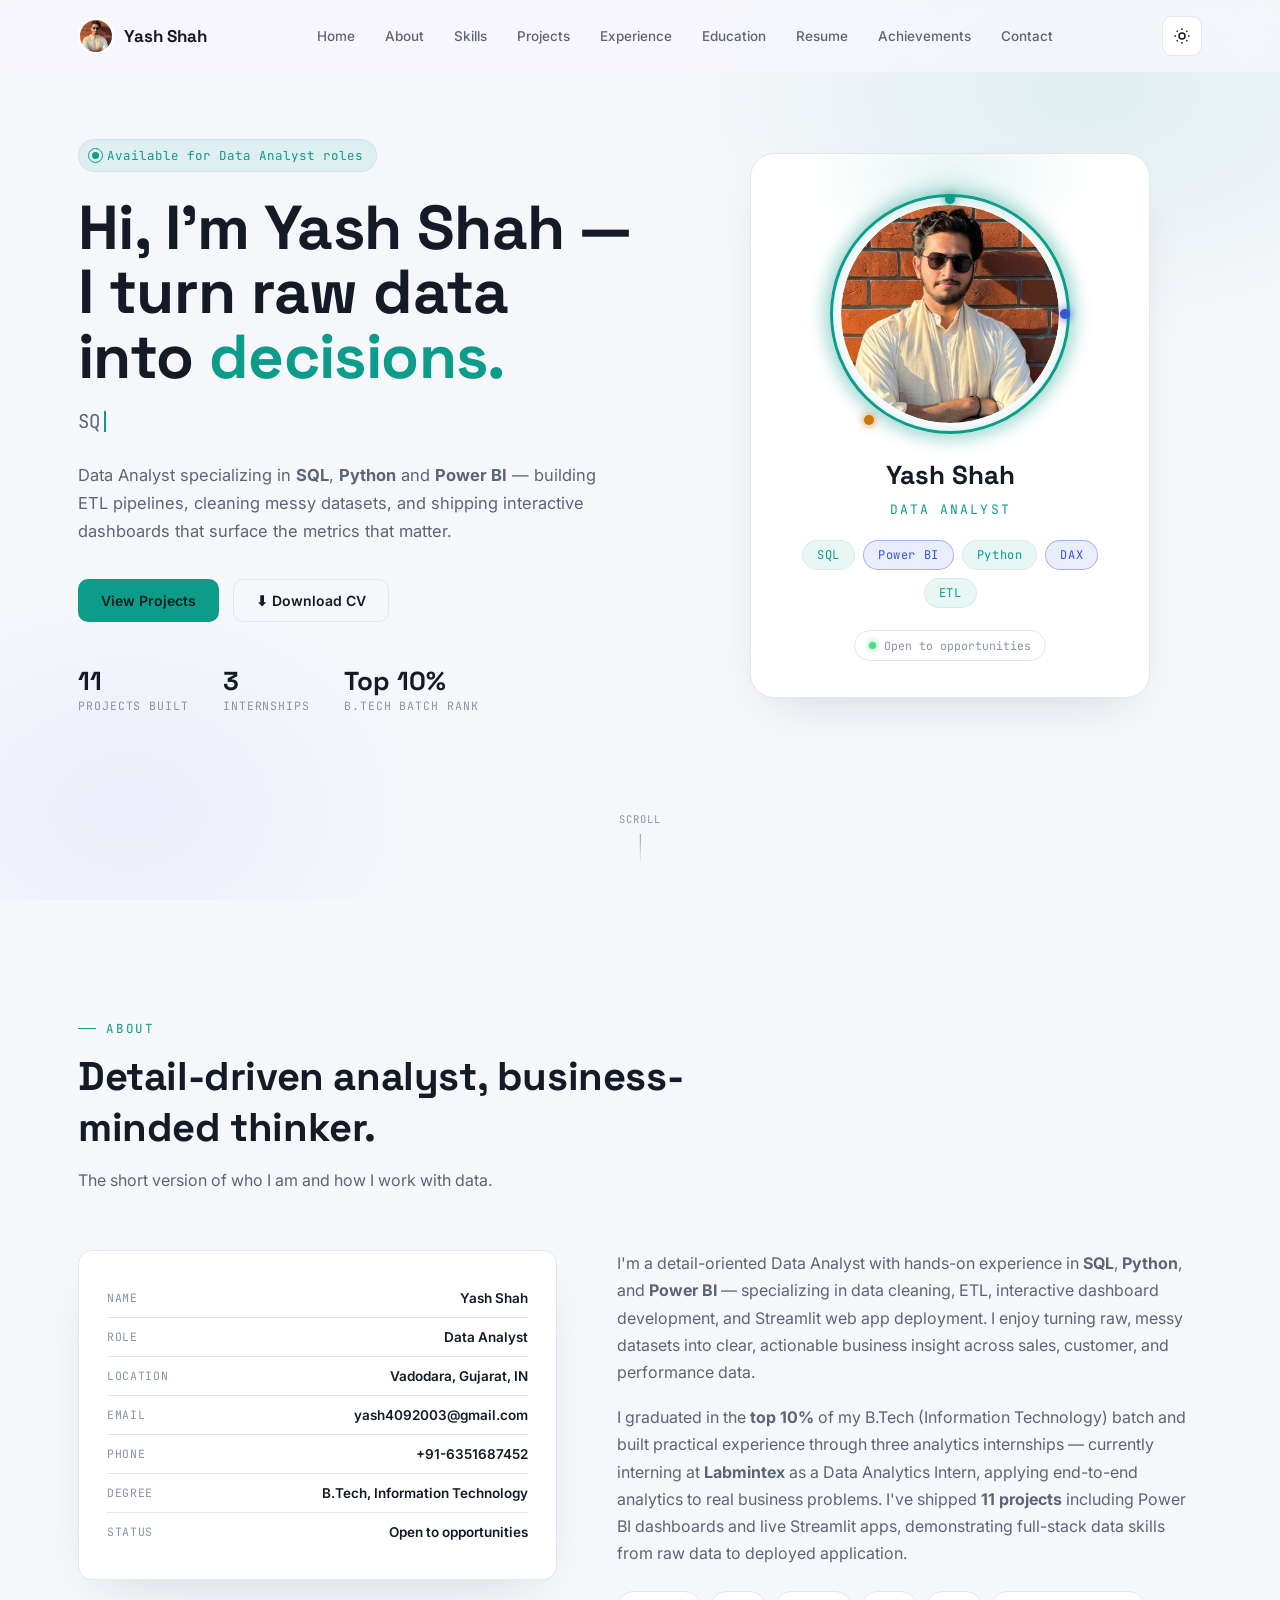
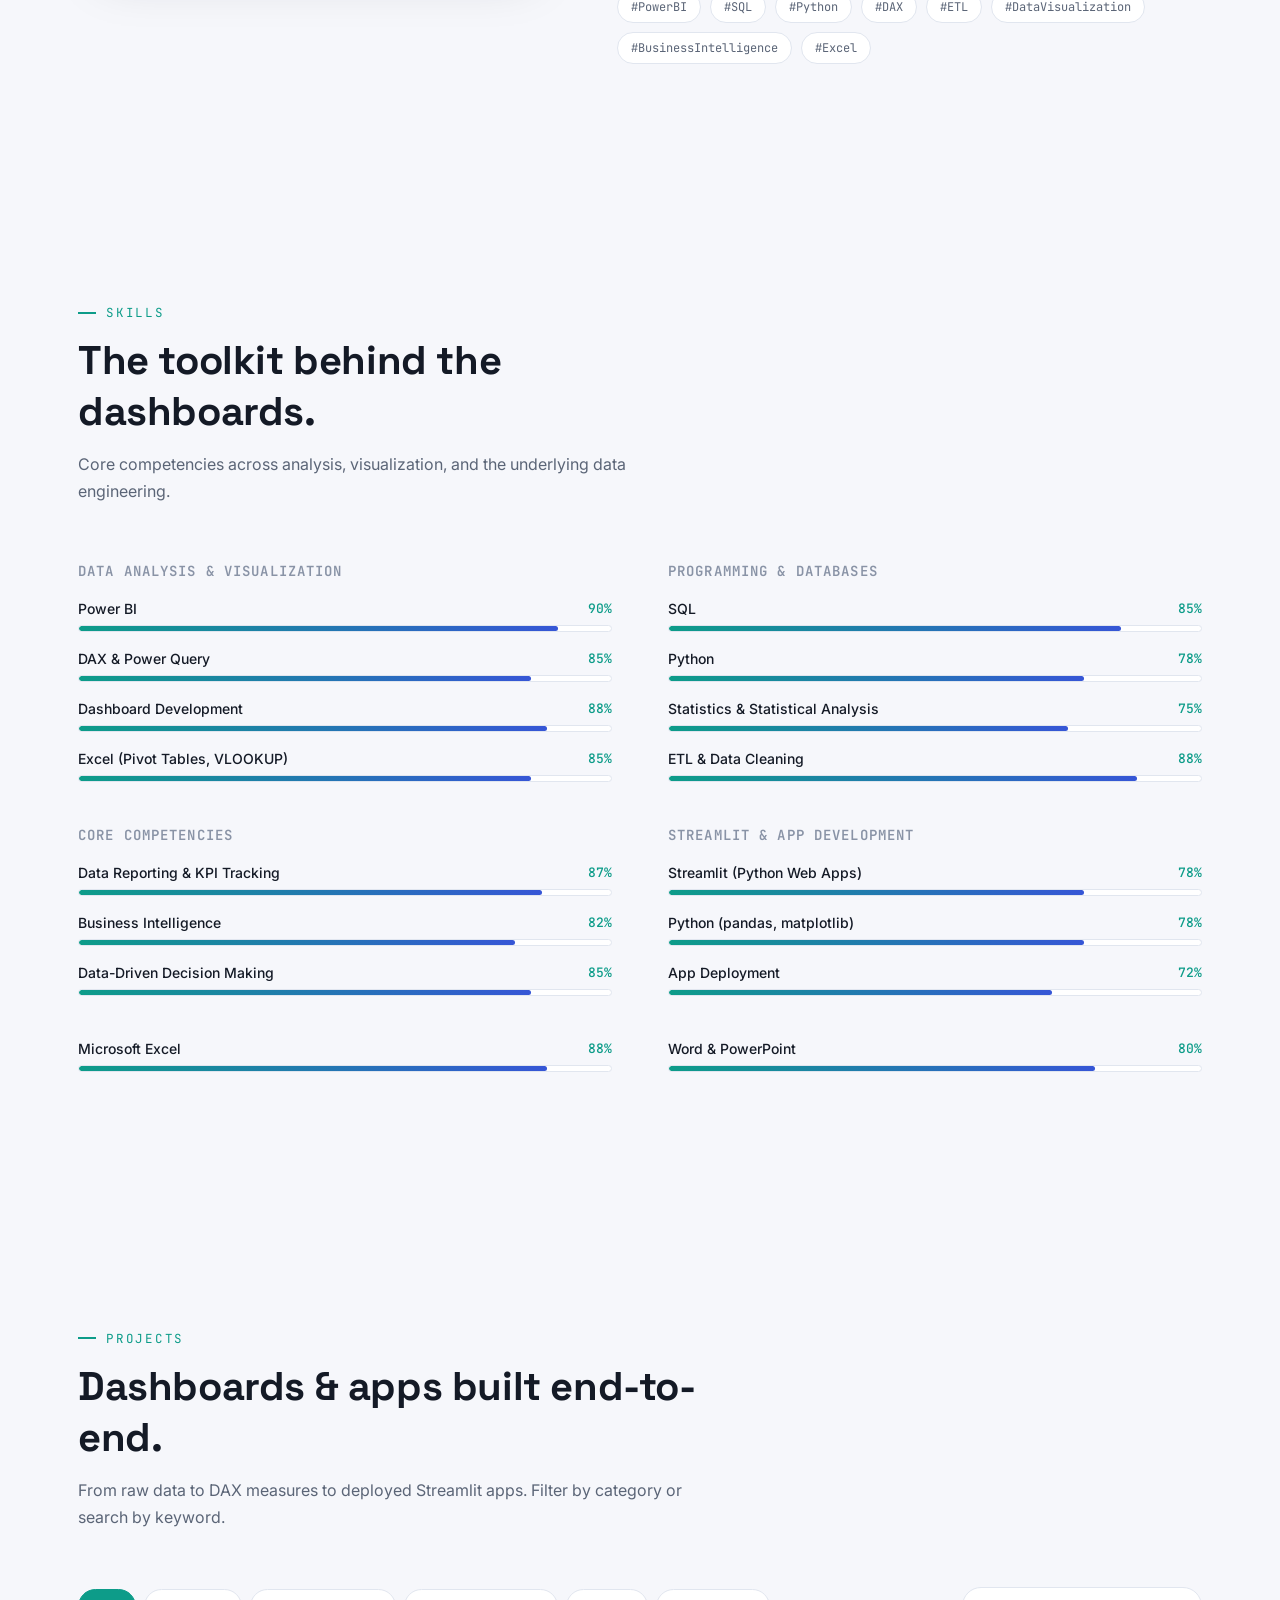
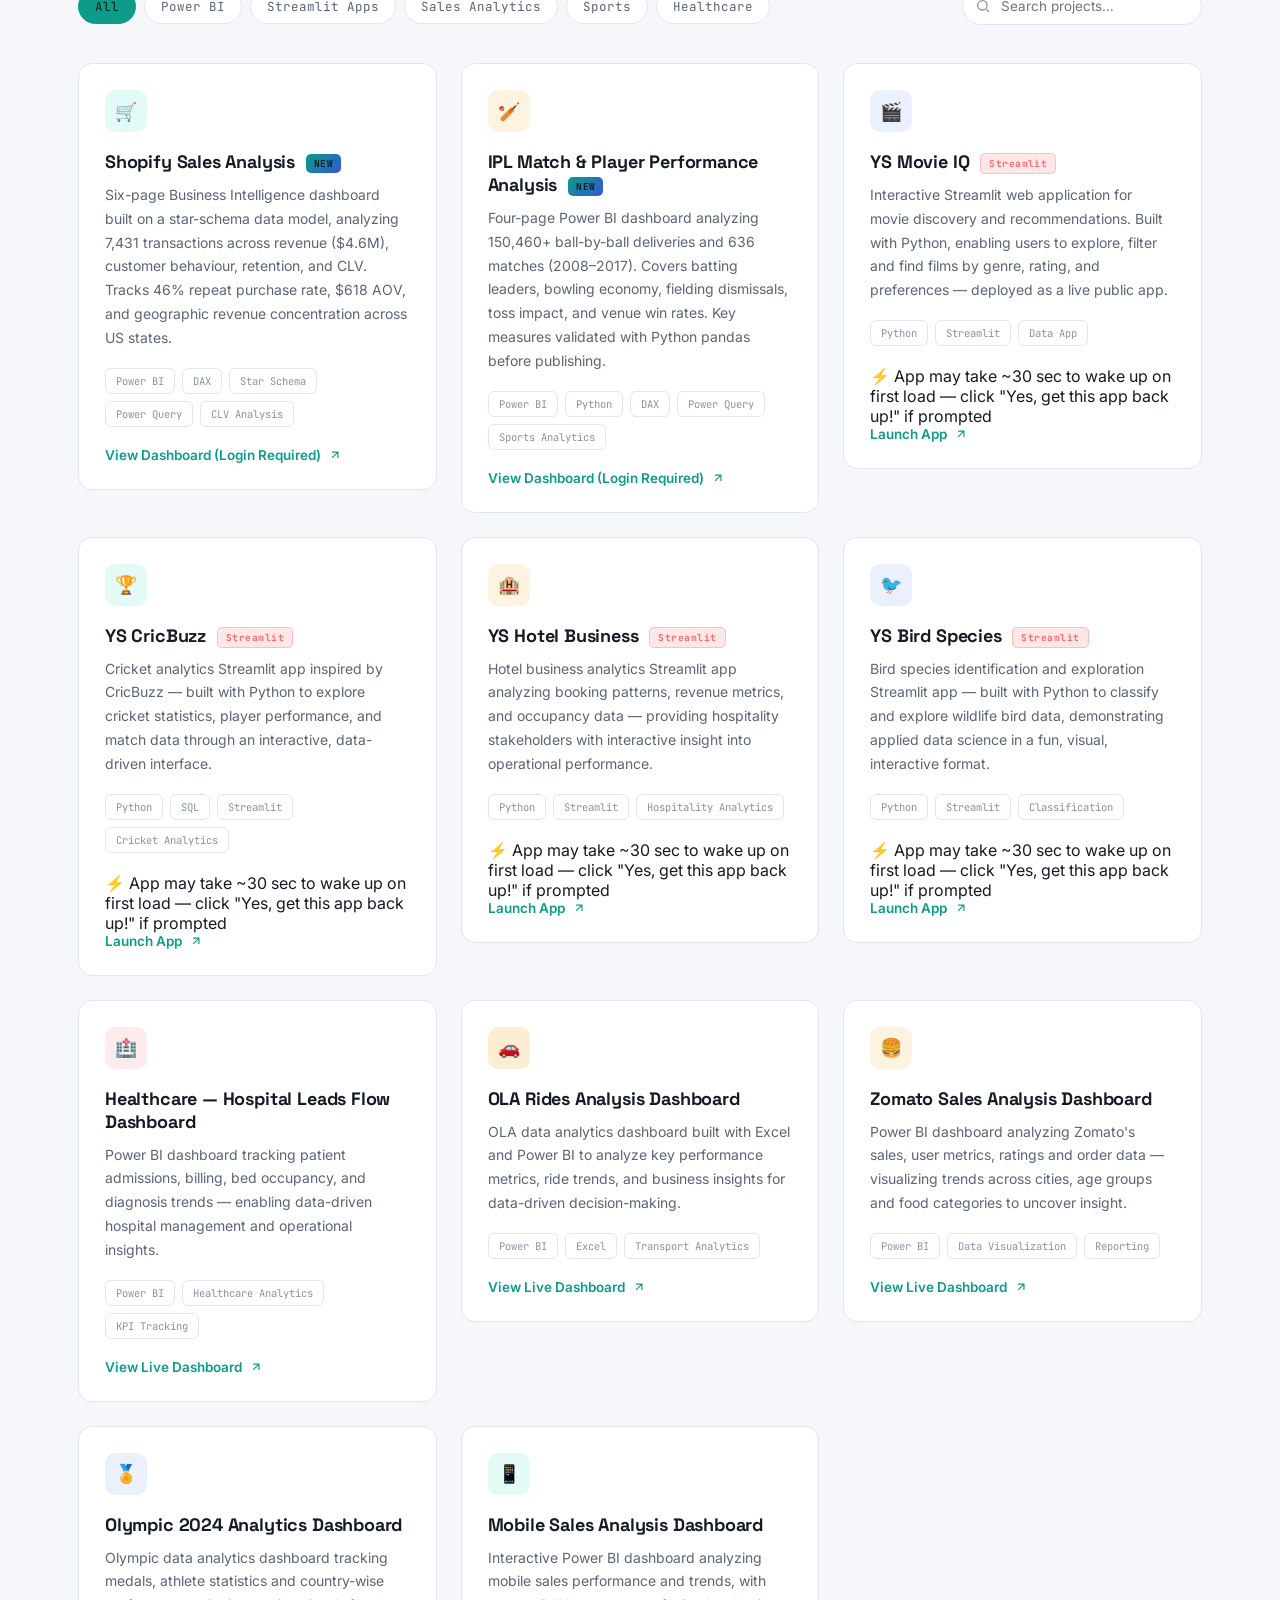
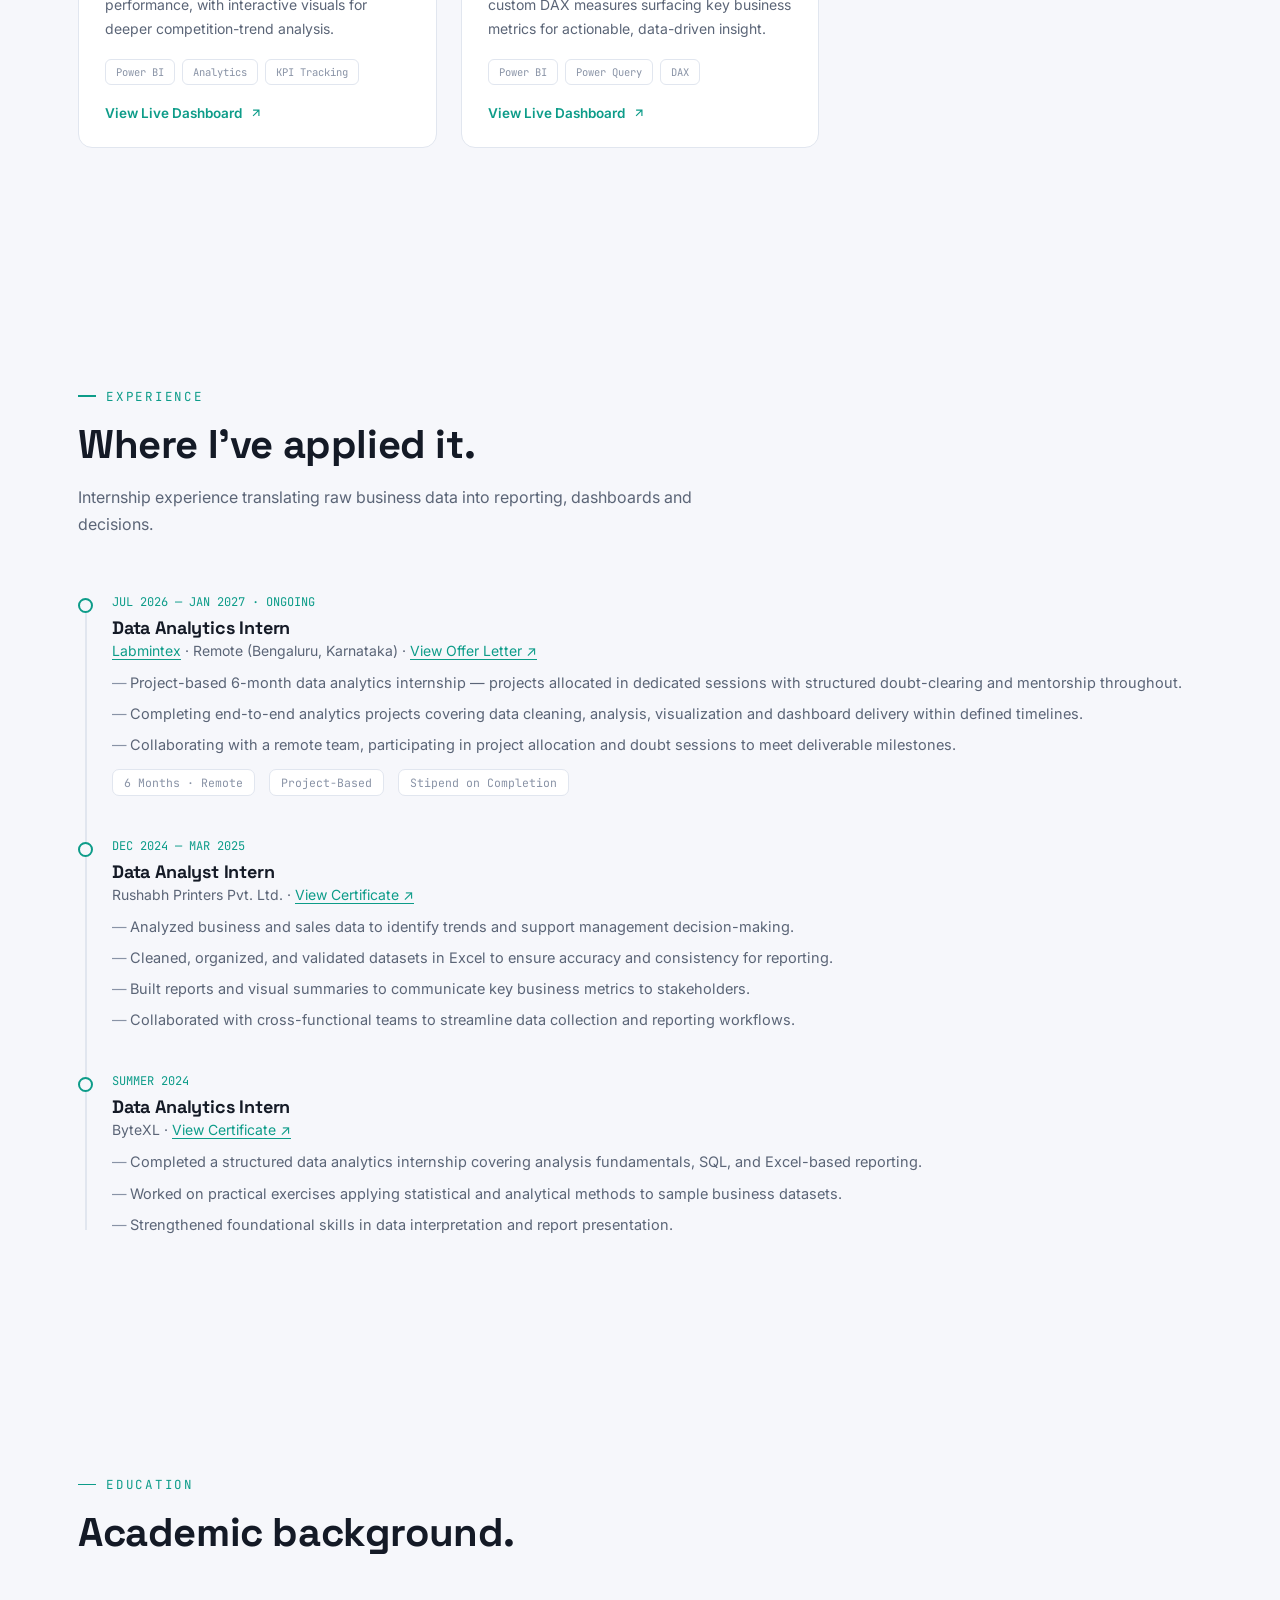
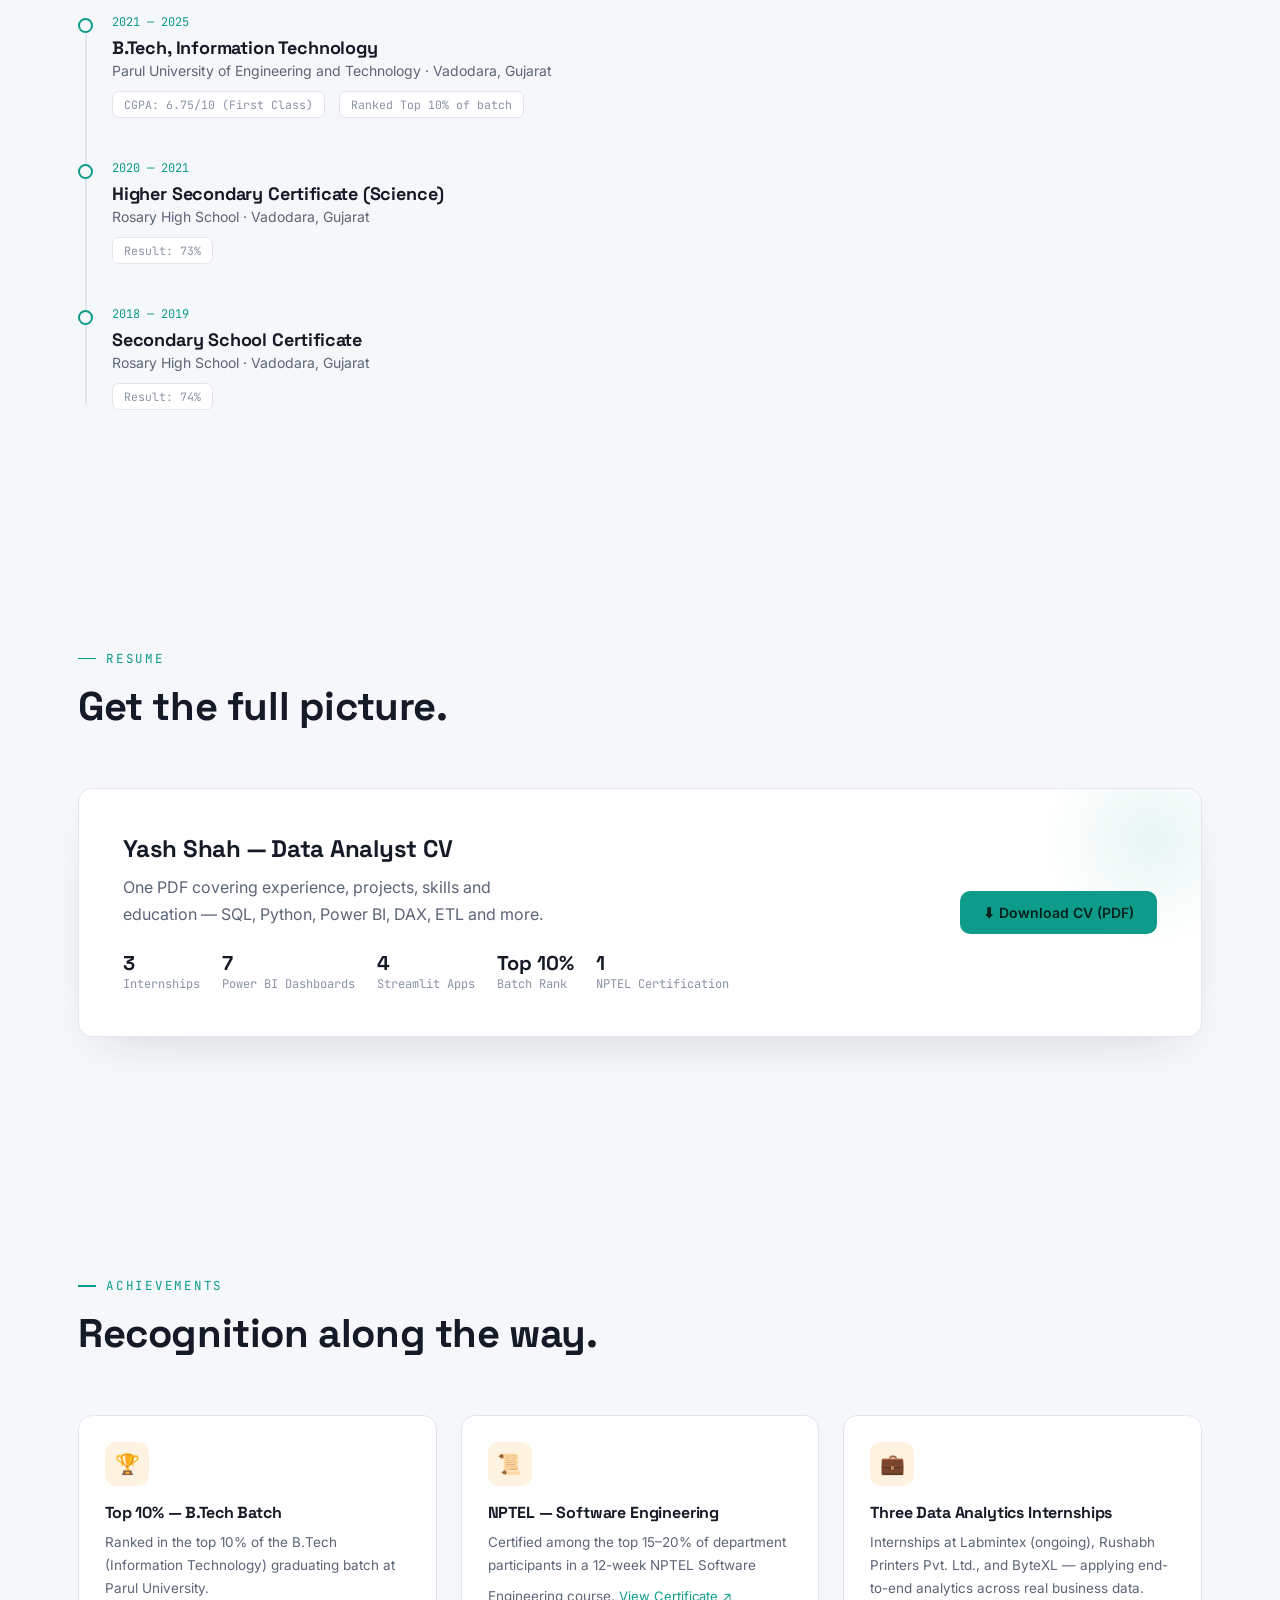
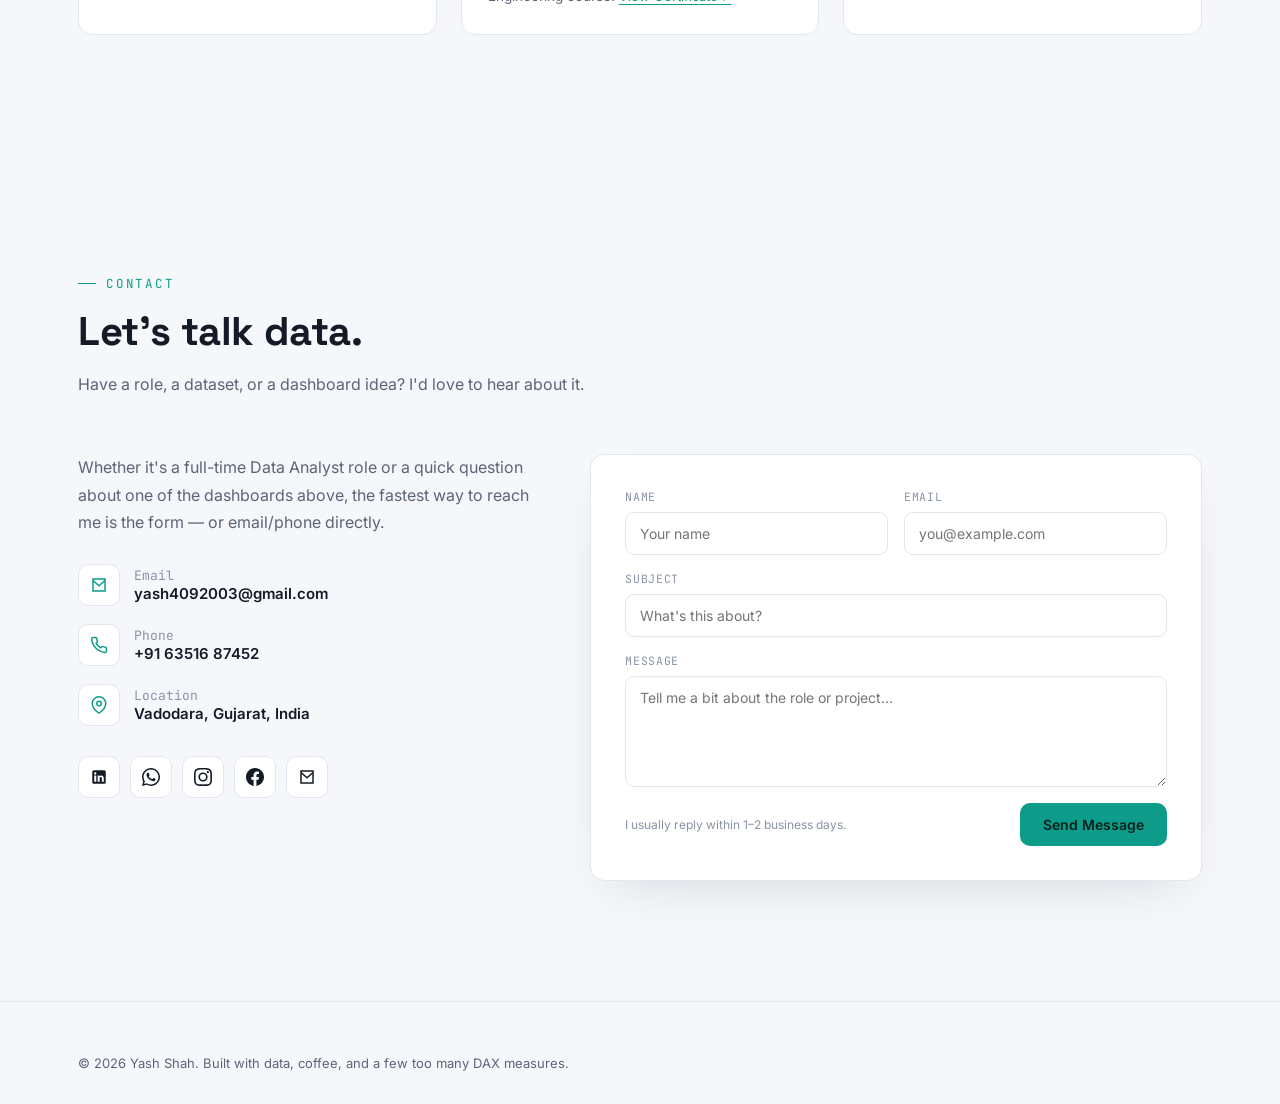
<file: index.html>
<!DOCTYPE html>
<html lang="en">
<head>
<meta charset="UTF-8">
<meta name="viewport" content="width=device-width, initial-scale=1.0">
<title>Yash Shah — Data Analyst | SQL, Python &amp; Power BI Portfolio</title>
<meta name="description" content="Yash Shah is a Data Analyst skilled in SQL, Python, Power BI, DAX, ETL and data visualization. Explore dashboards, projects, and experience turning raw data into business insight.">
<meta name="keywords" content="Yash Shah, Data Analyst, SQL, Python, Power BI, DAX, Power Query, ETL, Data Visualization, Business Intelligence, Dashboard Developer, Data Analyst Portfolio, Vadodara, Gujarat">
<meta name="author" content="Yash Shah">
<meta name="robots" content="index, follow">
<link rel="canonical" href="https://yashshah-portfolio.example.com/">

<!-- Open Graph -->
<meta property="og:type" content="website">
<meta property="og:title" content="Yash Shah — Data Analyst Portfolio">
<meta property="og:description" content="Data Analyst skilled in SQL, Python, Power BI &amp; DAX — building dashboards that turn raw data into business insight.">
<meta property="og:image" content="assets/profile.jpg">
<meta name="twitter:card" content="summary">

<link rel="icon" href="data:image/svg+xml,<svg xmlns=%22http://www.w3.org/2000/svg%22 viewBox=%220 0 100 100%22><rect width=%22100%22 height=%22100%22 rx=%2222%22 fill=%22%232dd9c4%22/><text x=%2250%22 y=%2266%22 font-size=%2255%22 text-anchor=%22middle%22 font-family=%22monospace%22 fill=%22%2304201c%22>Y</text></svg>">

<link rel="preconnect" href="https://fonts.googleapis.com">
<link rel="stylesheet" href="styles.css">

<script type="application/ld+json">
{
  "@context": "https://schema.org",
  "@type": "Person",
  "name": "Yash Shah",
  "jobTitle": "Data Analyst",
  "url": "https://yashshah-portfolio.example.com/",
  "email": "mailto:yash4092003@gmail.com",
  "address": { "@type": "PostalAddress", "addressLocality": "Vadodara", "addressRegion": "Gujarat", "addressCountry": "IN" },
  "knowsAbout": ["SQL", "Python", "Power BI", "DAX", "Power Query", "ETL", "Data Visualization", "Business Intelligence", "Excel"]
}
</script>
</head>
<body>

<!-- Loader -->
<div id="loader" aria-hidden="true">
  <div class="loader-bars"><span></span><span></span><span></span><span></span><span></span></div>
  <div class="loader-text">LOADING DASHBOARD…</div>
</div>

<div id="scroll-progress"></div>

<!-- Navbar -->
<header id="navbar">
  <div class="nav-inner">
    <a href="#home" class="brand"><span class="brand-mark"><img src="assets/profile.jpg" alt="Yash Shah"></span> Yash Shah</a>
    <nav class="links" id="navLinks">
      <a href="#home">Home</a>
      <a href="#about">About</a>
      <a href="#skills">Skills</a>
      <a href="#projects">Projects</a>
      <a href="#experience">Experience</a>
      <a href="#education">Education</a>
      <a href="#resume">Resume</a>
      <a href="#achievements">Achievements</a>
      <a href="#contact">Contact</a>
    </nav>
    <div class="nav-actions">
      <button class="theme-toggle" id="themeToggle" aria-label="Toggle dark / light mode">
        <svg class="icon-sun" viewBox="0 0 24 24" fill="none" stroke="currentColor" stroke-width="2"><circle cx="12" cy="12" r="4"/><path d="M12 2v2M12 20v2M4.9 4.9l1.4 1.4M17.7 17.7l1.4 1.4M2 12h2M20 12h2M4.9 19.1l1.4-1.4M17.7 6.3l1.4-1.4"/></svg>
        <svg class="icon-moon" viewBox="0 0 24 24" fill="none" stroke="currentColor" stroke-width="2"><path d="M21 12.79A9 9 0 1 1 11.21 3 7 7 0 0 0 21 12.79Z"/></svg>
      </button>
      <button class="nav-toggle" id="navToggle" aria-label="Toggle menu"><span></span><span></span><span></span></button>
    </div>
  </div>
</header>
<div class="nav-overlay" id="navOverlay"></div>

  <!-- HOME / HERO -->
  <section class="hero" id="home">
    <div class="wrap hero-grid">
      <div>
        <div class="hero-kicker"><span class="pulse-dot"></span> Available for Data Analyst roles</div>
        <h1>Hi, I'm Yash Shah — I turn raw data into <span class="accent">decisions.</span></h1>
        <div class="typing-line mono"><span id="typingText"></span><span class="cursor"></span></div>
        <p class="lead">Data Analyst specializing in <strong>SQL</strong>, <strong>Python</strong> and <strong>Power BI</strong> — building ETL pipelines, cleaning messy datasets, and shipping interactive dashboards that surface the metrics that matter.</p>
        <div class="hero-ctas">
          <a href="#projects" class="btn btn-primary">View Projects</a>
          <a href="assets/Yash_Shah_DataAnalyst_CV.pdf" download class="btn btn-ghost">⬇ Download CV</a>
        </div>
        <div class="hero-stats">
          <div class="hero-stat"><div class="num"><span data-count="11">0</span></div><div class="label">Projects Built</div></div>
          <div class="hero-stat"><div class="num"><span data-count="3">0</span></div><div class="label">Internships</div></div>
          <div class="hero-stat"><div class="num">Top <span data-count="10">0</span>%</div><div class="label">B.Tech Batch Rank</div></div>
        </div>
      </div>

      <div class="hero-visual">
        <div class="profile-card">
          <!-- Decorative grid lines -->
          <div class="card-grid-lines" aria-hidden="true"></div>

          <!-- Big circular photo with full border -->
          <div class="profile-photo-wrap">
            <div class="photo-glow"></div>
            <div class="photo-ring-outer">
              <div class="photo-ring-inner">
                <img src="assets/profile.jpg" alt="Yash Shah, Data Analyst" class="profile-photo">
              </div>
            </div>
            <!-- Orbiting dots -->
            <div class="orbit-dot od1"></div>
            <div class="orbit-dot od2"></div>
            <div class="orbit-dot od3"></div>
          </div>

          <div class="profile-name-big">Yash Shah</div>
          <div class="profile-role-big"><span class="mono">DATA ANALYST</span></div>

          <!-- Animated skill chips -->
          <div class="chip-row">
            <span class="chip">SQL</span>
            <span class="chip chip-2">Power BI</span>
            <span class="chip chip-3">Python</span>
            <span class="chip chip-2">DAX</span>
            <span class="chip">ETL</span>
          </div>

          <!-- Subtle availability badge -->
          <div class="avail-badge">
            <span class="avail-dot"></span>
            <span class="mono">Open to opportunities</span>
          </div>
        </div>
      </div>
    </div>

    <div class="scroll-cue"><span>SCROLL</span><div class="line"></div></div>
  </section>

  <!-- ABOUT -->
  <section id="about">
    <div class="wrap">
      <div class="section-head reveal">
        <div class="eyebrow">About</div>
        <h2>Detail-driven analyst, business-minded thinker.</h2>
        <p>The short version of who I am and how I work with data.</p>
      </div>

      <div class="about-grid">
        <div class="about-card reveal">
          <div class="row"><span>Name</span><span>Yash Shah</span></div>
          <div class="row"><span>Role</span><span>Data Analyst</span></div>
          <div class="row"><span>Location</span><span>Vadodara, Gujarat, IN</span></div>
          <div class="row"><span>Email</span><span>yash4092003@gmail.com</span></div>
          <div class="row"><span>Phone</span><span>+91-6351687452</span></div>
          <div class="row"><span>Degree</span><span>B.Tech, Information Technology</span></div>
          <div class="row"><span>Status</span><span>Open to opportunities</span></div>
        </div>

        <div class="about-body reveal">
          <p>I'm a detail-oriented Data Analyst with hands-on experience in <strong>SQL</strong>, <strong>Python</strong>, and <strong>Power BI</strong> — specializing in data cleaning, ETL, interactive dashboard development, and Streamlit web app deployment. I enjoy turning raw, messy datasets into clear, actionable business insight across sales, customer, and performance data.</p>
          <p>I graduated in the <strong>top 10%</strong> of my B.Tech (Information Technology) batch and built practical experience through three analytics internships — currently interning at <strong>Labmintex</strong> as a Data Analytics Intern, applying end-to-end analytics to real business problems. I've shipped <strong>11 projects</strong> including Power BI dashboards and live Streamlit apps, demonstrating full-stack data skills from raw data to deployed application.</p>
          <div class="tag-row">
            <span class="tag">#PowerBI</span>
            <span class="tag">#SQL</span>
            <span class="tag">#Python</span>
            <span class="tag">#DAX</span>
            <span class="tag">#ETL</span>
            <span class="tag">#DataVisualization</span>
            <span class="tag">#BusinessIntelligence</span>
            <span class="tag">#Excel</span>
          </div>
        </div>
      </div>
    </div>
  </section>

  <!-- SKILLS -->
  <section id="skills">
    <div class="wrap">
      <div class="section-head reveal">
        <div class="eyebrow">Skills</div>
        <h2>The toolkit behind the dashboards.</h2>
        <p>Core competencies across analysis, visualization, and the underlying data engineering.</p>
      </div>

      <div class="skills-grid">
        <div class="skill-group reveal">
          <h3>Data Analysis &amp; Visualization</h3>
          <div class="skill-item">
            <div class="skill-top"><span>Power BI</span><span class="pct">90%</span></div>
            <div class="skill-bar"><div class="skill-fill" data-level="90"></div></div>
          </div>
          <div class="skill-item">
            <div class="skill-top"><span>DAX &amp; Power Query</span><span class="pct">85%</span></div>
            <div class="skill-bar"><div class="skill-fill" data-level="85"></div></div>
          </div>
          <div class="skill-item">
            <div class="skill-top"><span>Dashboard Development</span><span class="pct">88%</span></div>
            <div class="skill-bar"><div class="skill-fill" data-level="88"></div></div>
          </div>
          <div class="skill-item">
            <div class="skill-top"><span>Excel (Pivot Tables, VLOOKUP)</span><span class="pct">85%</span></div>
            <div class="skill-bar"><div class="skill-fill" data-level="85"></div></div>
          </div>
        </div>

        <div class="skill-group reveal">
          <h3>Programming &amp; Databases</h3>
          <div class="skill-item">
            <div class="skill-top"><span>SQL</span><span class="pct">85%</span></div>
            <div class="skill-bar"><div class="skill-fill" data-level="85"></div></div>
          </div>
          <div class="skill-item">
            <div class="skill-top"><span>Python</span><span class="pct">78%</span></div>
            <div class="skill-bar"><div class="skill-fill" data-level="78"></div></div>
          </div>
          <div class="skill-item">
            <div class="skill-top"><span>Statistics &amp; Statistical Analysis</span><span class="pct">75%</span></div>
            <div class="skill-bar"><div class="skill-fill" data-level="75"></div></div>
          </div>
          <div class="skill-item">
            <div class="skill-top"><span>ETL &amp; Data Cleaning</span><span class="pct">88%</span></div>
            <div class="skill-bar"><div class="skill-fill" data-level="88"></div></div>
          </div>
        </div>

        <div class="skill-group reveal">
          <h3>Core Competencies</h3>
          <div class="skill-item">
            <div class="skill-top"><span>Data Reporting &amp; KPI Tracking</span><span class="pct">87%</span></div>
            <div class="skill-bar"><div class="skill-fill" data-level="87"></div></div>
          </div>
          <div class="skill-item">
            <div class="skill-top"><span>Business Intelligence</span><span class="pct">82%</span></div>
            <div class="skill-bar"><div class="skill-fill" data-level="82"></div></div>
          </div>
          <div class="skill-item">
            <div class="skill-top"><span>Data-Driven Decision Making</span><span class="pct">85%</span></div>
            <div class="skill-bar"><div class="skill-fill" data-level="85"></div></div>
          </div>
        </div>

        <div class="skill-group reveal">
          <h3>Streamlit &amp; App Development</h3>
          <div class="skill-item">
            <div class="skill-top"><span>Streamlit (Python Web Apps)</span><span class="pct">78%</span></div>
            <div class="skill-bar"><div class="skill-fill" data-level="78"></div></div>
          </div>
          <div class="skill-item">
            <div class="skill-top"><span>Python (pandas, matplotlib)</span><span class="pct">78%</span></div>
            <div class="skill-bar"><div class="skill-fill" data-level="78"></div></div>
          </div>
          <div class="skill-item">
            <div class="skill-top"><span>App Deployment</span><span class="pct">72%</span></div>
            <div class="skill-bar"><div class="skill-fill" data-level="72"></div></div>
          </div>
        </div>
          <div class="skill-item">
            <div class="skill-top"><span>Microsoft Excel</span><span class="pct">88%</span></div>
            <div class="skill-bar"><div class="skill-fill" data-level="88"></div></div>
          </div>
          <div class="skill-item">
            <div class="skill-top"><span>Word &amp; PowerPoint</span><span class="pct">80%</span></div>
            <div class="skill-bar"><div class="skill-fill" data-level="80"></div></div>
          </div>
        </div>
      </div>
    </div>
  </section>

  <!-- PROJECTS -->
  <section id="projects">
    <div class="wrap">
      <div class="section-head reveal">
        <div class="eyebrow">Projects</div>
        <h2>Dashboards & apps built end-to-end.</h2>
        <p>From raw data to DAX measures to deployed Streamlit apps. Filter by category or search by keyword.</p>
      </div>

      <div class="proj-toolbar reveal">
        <div class="filter-pills">
          <button class="pill active" data-filter="all">All</button>
          <button class="pill" data-filter="powerbi">Power BI</button>
          <button class="pill" data-filter="streamlit">Streamlit Apps</button>
          <button class="pill" data-filter="sales">Sales Analytics</button>
          <button class="pill" data-filter="sports">Sports</button>
          <button class="pill" data-filter="healthcare">Healthcare</button>
        </div>
        <div class="search-box">
          <svg viewBox="0 0 24 24" fill="none" stroke="currentColor" stroke-width="2"><circle cx="11" cy="11" r="7"/><path d="m21 21-4.3-4.3"/></svg>
          <input type="text" id="projSearch" placeholder="Search projects…">
        </div>
      </div>

      <div class="proj-grid">

        <!-- ===== NEW 6 FIRST ===== -->

        <!-- 1. Shopify Sales — most impressive -->
        <article class="proj-card reveal" data-category="powerbi sales" data-search="shopify sales analysis power bi star schema customer behaviour retention clv revenue dax">
          <div class="proj-icon" style="background:#2dd9c422;color:var(--accent);">🛒</div>
          <h3>Shopify Sales Analysis <span class="tag-new">NEW</span></h3>
          <div class="proj-note powerbi" style="margin-bottom:10px;">📁 <a href="https://drive.google.com/drive/folders/1ToG-hRPGosOD1jdZYtrDY24imbUzXOeD?usp=sharing" target="_blank" rel="noopener" style="color:var(--accent);text-decoration:underline;">View Dashboard Screenshots ↗</a></div>
          <p>Six-page Business Intelligence dashboard built on a star-schema data model, analyzing 7,431 transactions across revenue ($4.6M), customer behaviour, retention, and CLV. Tracks 46% repeat purchase rate, $618 AOV, and geographic revenue concentration across US states.</p>
          <div class="proj-tags"><span>Power BI</span><span>DAX</span><span>Star Schema</span><span>Power Query</span><span>CLV Analysis</span></div>
          <div class="proj-links">
            <a href="https://app.powerbi.com/reportEmbed?reportId=2b4f56d8-8561-4506-8476-07eb3caf0ce3&autoAuth=true&ctid=56c1d497-700b-49cf-8f8d-3dd6b20d522f" target="_blank" rel="noopener" class="proj-link">View Dashboard (Login Required) <svg viewBox="0 0 24 24" fill="none" stroke="currentColor" stroke-width="2"><path d="M7 17 17 7M7 7h10v10"/></svg></a>
          </div>
        </article>

        <!-- 2. IPL Analysis -->
        <article class="proj-card reveal" data-category="powerbi sports" data-search="ipl cricket match player performance analysis batting bowling fielding toss power bi python pandas dax">
          <div class="proj-icon" style="background:#f5a62322;color:var(--accent-2);">🏏</div>
          <h3>IPL Match & Player Performance Analysis <span class="tag-new">NEW</span></h3>
          <div class="proj-note powerbi" style="margin-bottom:10px;">📁 <a href="https://drive.google.com/drive/folders/1k2ojk4WEkgThUYb6UWj_3-jV6TVAK4EJ?usp=sharing" target="_blank" rel="noopener" style="color:var(--accent);text-decoration:underline;">View Dashboard Screenshots ↗</a></div>
          <p>Four-page Power BI dashboard analyzing 150,460+ ball-by-ball deliveries and 636 matches (2008–2017). Covers batting leaders, bowling economy, fielding dismissals, toss impact, and venue win rates. Key measures validated with Python pandas before publishing.</p>
          <div class="proj-tags"><span>Power BI</span><span>Python</span><span>DAX</span><span>Power Query</span><span>Sports Analytics</span></div>
          <div class="proj-links">
            <a href="https://app.powerbi.com/reportEmbed?reportId=81034eb5-d503-4e14-9621-1f543671ff9a&autoAuth=true&ctid=56c1d497-700b-49cf-8f8d-3dd6b20d522f" target="_blank" rel="noopener" class="proj-link">View Dashboard (Login Required) <svg viewBox="0 0 24 24" fill="none" stroke="currentColor" stroke-width="2"><path d="M7 17 17 7M7 7h10v10"/></svg></a>
          </div>
        </article>

        <!-- 3. Movie IQ Streamlit -->
        <article class="proj-card reveal" data-category="streamlit" data-search="movie iq streamlit app recommendation python film genre rating">
          <div class="proj-icon" style="background:#6c8cff22;color:var(--accent-3);">🎬</div>
          <h3>YS Movie IQ <span class="tag-streamlit">Streamlit</span></h3>
          <p>Interactive Streamlit web application for movie discovery and recommendations. Built with Python, enabling users to explore, filter and find films by genre, rating, and preferences — deployed as a live public app.</p>
          <div class="proj-tags"><span>Python</span><span>Streamlit</span><span>Data App</span></div>
          <div class="proj-note streamlit">⚡ App may take ~30 sec to wake up on first load — click "Yes, get this app back up!" if prompted</div>
          <div class="proj-links">
            <a href="https://ysmovieiq.streamlit.app/" target="_blank" rel="noopener" class="proj-link">Launch App <svg viewBox="0 0 24 24" fill="none" stroke="currentColor" stroke-width="2"><path d="M7 17 17 7M7 7h10v10"/></svg></a>
          </div>
        </article>

        <!-- 4. CricBuzz Streamlit -->
        <article class="proj-card reveal" data-category="streamlit sports" data-search="cricbuzz cricket streamlit app live scores stats python sports">
          <div class="proj-icon" style="background:#2dd9c422;color:var(--accent);">🏆</div>
          <h3>YS CricBuzz <span class="tag-streamlit">Streamlit</span></h3>
          <p>Cricket analytics Streamlit app inspired by CricBuzz — built with Python to explore cricket statistics, player performance, and match data through an interactive, data-driven interface.</p>
          <div class="proj-tags"><span>Python</span><span>SQL</span><span>Streamlit</span><span>Cricket Analytics</span></div>
          <div class="proj-note streamlit">⚡ App may take ~30 sec to wake up on first load — click "Yes, get this app back up!" if prompted</div>
          <div class="proj-links">
            <a href="https://yscricbuzz.streamlit.app/" target="_blank" rel="noopener" class="proj-link">Launch App <svg viewBox="0 0 24 24" fill="none" stroke="currentColor" stroke-width="2"><path d="M7 17 17 7M7 7h10v10"/></svg></a>
          </div>
        </article>

        <!-- 5. Hotel Business Streamlit -->
        <article class="proj-card reveal" data-category="streamlit sales" data-search="hotel business streamlit app python bookings revenue hospitality analytics">
          <div class="proj-icon" style="background:#f5a62322;color:var(--accent-2);">🏨</div>
          <h3>YS Hotel Business <span class="tag-streamlit">Streamlit</span></h3>
          <p>Hotel business analytics Streamlit app analyzing booking patterns, revenue metrics, and occupancy data — providing hospitality stakeholders with interactive insight into operational performance.</p>
          <div class="proj-tags"><span>Python</span><span>Streamlit</span><span>Hospitality Analytics</span></div>
          <div class="proj-note streamlit">⚡ App may take ~30 sec to wake up on first load — click "Yes, get this app back up!" if prompted</div>
          <div class="proj-links">
            <a href="https://yshotelbusiness.streamlit.app/" target="_blank" rel="noopener" class="proj-link">Launch App <svg viewBox="0 0 24 24" fill="none" stroke="currentColor" stroke-width="2"><path d="M7 17 17 7M7 7h10v10"/></svg></a>
          </div>
        </article>

        <!-- 6. Bird Species Streamlit -->
        <article class="proj-card reveal" data-category="streamlit" data-search="bird species streamlit app python classification image recognition wildlife">
          <div class="proj-icon" style="background:#6c8cff22;color:var(--accent-3);">🐦</div>
          <h3>YS Bird Species <span class="tag-streamlit">Streamlit</span></h3>
          <p>Bird species identification and exploration Streamlit app — built with Python to classify and explore wildlife bird data, demonstrating applied data science in a fun, visual, interactive format.</p>
          <div class="proj-tags"><span>Python</span><span>Streamlit</span><span>Classification</span></div>
          <div class="proj-note streamlit">⚡ App may take ~30 sec to wake up on first load — click "Yes, get this app back up!" if prompted</div>
          <div class="proj-links">
            <a href="https://ysbirdspecies.streamlit.app/" target="_blank" rel="noopener" class="proj-link">Launch App <svg viewBox="0 0 24 24" fill="none" stroke="currentColor" stroke-width="2"><path d="M7 17 17 7M7 7h10v10"/></svg></a>
          </div>
        </article>

        <!-- ===== OLDER 5 ===== -->

        <!-- 7. Healthcare -->
        <article class="proj-card reveal" data-category="powerbi healthcare" data-search="healthcare hospital leads flow dashboard power bi patient admissions billing bed occupancy diagnosis">
          <div class="proj-icon" style="background:#ff6b6b22;color:#ff6b6b;">🏥</div>
          <h3>Healthcare — Hospital Leads Flow Dashboard</h3>
          <p>Power BI dashboard tracking patient admissions, billing, bed occupancy, and diagnosis trends — enabling data-driven hospital management and operational insights.</p>
          <div class="proj-tags"><span>Power BI</span><span>Healthcare Analytics</span><span>KPI Tracking</span></div>
          <div class="proj-links">
            <a href="https://app.powerbi.com/view?r=eyJrIjoiNzM0MGQ3NGEtZDEzMC00YWVjLWJkYmYtMDhiMjI1MGFhNzFmIiwidCI6IjY1OGQ2NjBiLTU4MzktNGVkOS05Mjk0LTc0NDJlMWQ4MzU2OSJ9" target="_blank" rel="noopener" class="proj-link">View Live Dashboard <svg viewBox="0 0 24 24" fill="none" stroke="currentColor" stroke-width="2"><path d="M7 17 17 7M7 7h10v10"/></svg></a>
          </div>
        </article>

        <!-- 8. OLA -->
        <article class="proj-card reveal" data-category="powerbi transport sales" data-search="ola rides analysis dashboard power bi excel performance metrics trends business decisions transport">
          <div class="proj-icon" style="background:#f5a62333;color:var(--accent-2);">🚗</div>
          <h3>OLA Rides Analysis Dashboard</h3>
          <p>OLA data analytics dashboard built with Excel and Power BI to analyze key performance metrics, ride trends, and business insights for data-driven decision-making.</p>
          <div class="proj-tags"><span>Power BI</span><span>Excel</span><span>Transport Analytics</span></div>
          <div class="proj-links">
            <a href="https://app.powerbi.com/view?r=eyJrIjoiZTAwZTI1MjMtMjUyNS00MTIyLWEwM2YtMmJhOTAwN2JjOGM5IiwidCI6IjY1OGQ2NjBiLTU4MzktNGVkOS05Mjk0LTc0NDJlMWQ4MzU2OSJ9&pageName=65169500690dd9504353" target="_blank" rel="noopener" class="proj-link">View Live Dashboard <svg viewBox="0 0 24 24" fill="none" stroke="currentColor" stroke-width="2"><path d="M7 17 17 7M7 7h10v10"/></svg></a>
          </div>
        </article>

        <!-- 9. Zomato -->
        <article class="proj-card reveal" data-category="powerbi sales" data-search="zomato sales analysis dashboard power bi ratings orders cities food">
          <div class="proj-icon" style="background:#f5a62322;color:var(--accent-2);">🍔</div>
          <h3>Zomato Sales Analysis Dashboard</h3>
          <p>Power BI dashboard analyzing Zomato's sales, user metrics, ratings and order data — visualizing trends across cities, age groups and food categories to uncover insight.</p>
          <div class="proj-tags"><span>Power BI</span><span>Data Visualization</span><span>Reporting</span></div>
          <div class="proj-links">
            <a href="https://app.powerbi.com/view?r=eyJrIjoiM2ZlNGY4MTctZDM2YS00NmVjLTkwYmUtNWI3NzAwYThlNTNhIiwidCI6IjY1OGQ2NjBiLTU4MzktNGVkOS05Mjk0LTc0NDJlMWQ4MzU2OSJ9" target="_blank" rel="noopener" class="proj-link">View Live Dashboard <svg viewBox="0 0 24 24" fill="none" stroke="currentColor" stroke-width="2"><path d="M7 17 17 7M7 7h10v10"/></svg></a>
          </div>
        </article>

        <!-- 10. Olympic -->
        <article class="proj-card reveal" data-category="powerbi sports" data-search="olympic 2024 analytics dashboard power bi medals athletes country performance">
          <div class="proj-icon" style="background:#6c8cff22;color:var(--accent-3);">🏅</div>
          <h3>Olympic 2024 Analytics Dashboard</h3>
          <p>Olympic data analytics dashboard tracking medals, athlete statistics and country-wise performance, with interactive visuals for deeper competition-trend analysis.</p>
          <div class="proj-tags"><span>Power BI</span><span>Analytics</span><span>KPI Tracking</span></div>
          <div class="proj-links">
            <a href="https://app.powerbi.com/view?r=eyJrIjoiZWJkYWRjYzktY2VlMy00MTM5LWEzNmUtNDE2M2JhNjI0ZTU3IiwidCI6IjY1OGQ2NjBiLTU4MzktNGVkOS05Mjk0LTc0NDJlMWQ4MzU2OSJ9" target="_blank" rel="noopener" class="proj-link">View Live Dashboard <svg viewBox="0 0 24 24" fill="none" stroke="currentColor" stroke-width="2"><path d="M7 17 17 7M7 7h10v10"/></svg></a>
          </div>
        </article>

        <!-- 11. Mobile Sales -->
        <article class="proj-card reveal" data-category="powerbi sales" data-search="mobile sales analysis dashboard power bi dax power query">
          <div class="proj-icon" style="background:#2dd9c422;color:var(--accent);">📱</div>
          <h3>Mobile Sales Analysis Dashboard</h3>
          <p>Interactive Power BI dashboard analyzing mobile sales performance and trends, with custom DAX measures surfacing key business metrics for actionable, data-driven insight.</p>
          <div class="proj-tags"><span>Power BI</span><span>Power Query</span><span>DAX</span></div>
          <div class="proj-links">
            <a href="https://app.powerbi.com/view?r=eyJrIjoiNDUyMzc5MWYtN2MxMS00ODg0LTkwMGYtNTU5MDFhZjZkYTQzIiwidCI6IjY1OGQ2NjBiLTU4MzktNGVkOS05Mjk0LTc0NDJlMWQ4MzU2OSJ9&pageName=3f4f268d6db586607b40" target="_blank" rel="noopener" class="proj-link">View Live Dashboard <svg viewBox="0 0 24 24" fill="none" stroke="currentColor" stroke-width="2"><path d="M7 17 17 7M7 7h10v10"/></svg></a>
          </div>
        </article>

      </div>
      <div class="no-results" id="noResults">No projects match your search — try a different keyword.</div>
    </div>
  </section>

  <!-- EXPERIENCE -->
  <section id="experience">
    <div class="wrap">
      <div class="section-head reveal">
        <div class="eyebrow">Experience</div>
        <h2>Where I've applied it.</h2>
        <p>Internship experience translating raw business data into reporting, dashboards and decisions.</p>
      </div>

      <div class="timeline reveal">
        <div class="tl-item">
          <span class="period mono">JUL 2026 — JAN 2027 · ONGOING</span>
          <h3>Data Analytics Intern</h3>
          <span class="org"><a href="https://www.labmentix.in/" target="_blank" rel="noopener" style="color:var(--accent);text-decoration:underline;text-underline-offset:3px;">Labmintex</a> · Remote (Bengaluru, Karnataka) · <a href="https://drive.google.com/file/d/1RSV61jXcTKaiQRkly7OAwFAvBbXRwxi1/view?usp=sharing" target="_blank" rel="noopener" style="color:var(--accent);text-decoration:underline;text-underline-offset:3px;">View Offer Letter ↗</a></span>
          <ul>
            <li>Project-based 6-month data analytics internship — projects allocated in dedicated sessions with structured doubt-clearing and mentorship throughout.</li>
            <li>Completing end-to-end analytics projects covering data cleaning, analysis, visualization and dashboard delivery within defined timelines.</li>
            <li>Collaborating with a remote team, participating in project allocation and doubt sessions to meet deliverable milestones.</li>
          </ul>
          <div class="meta-row">
            <span>6 Months · Remote</span>
            <span>Project-Based</span>
            <span>Stipend on Completion</span>
          </div>
        </div>
        <div class="tl-item">
          <span class="period mono">DEC 2024 — MAR 2025</span>
          <h3>Data Analyst Intern</h3>
          <span class="org">Rushabh Printers Pvt. Ltd. · <a href="https://drive.google.com/file/d/1Uv4n-qp2vT7yd3gjvwLm0A7AhCl_HjUh/view?usp=sharing" target="_blank" rel="noopener" style="color:var(--accent);text-decoration:underline;text-underline-offset:3px;">View Certificate ↗</a></span>
          <ul>
            <li>Analyzed business and sales data to identify trends and support management decision-making.</li>
            <li>Cleaned, organized, and validated datasets in Excel to ensure accuracy and consistency for reporting.</li>
            <li>Built reports and visual summaries to communicate key business metrics to stakeholders.</li>
            <li>Collaborated with cross-functional teams to streamline data collection and reporting workflows.</li>
          </ul>
        </div>
        <div class="tl-item">
          <span class="period mono">SUMMER 2024</span>
          <h3>Data Analytics Intern</h3>
          <span class="org">ByteXL · <a href="https://drive.google.com/file/d/18TJn-kEAPukAtpedDSV3TLB1JWidrT6D/view?usp=sharing" target="_blank" rel="noopener" style="color:var(--accent);text-decoration:underline;text-underline-offset:3px;">View Certificate ↗</a></span>
          <ul>
            <li>Completed a structured data analytics internship covering analysis fundamentals, SQL, and Excel-based reporting.</li>
            <li>Worked on practical exercises applying statistical and analytical methods to sample business datasets.</li>
            <li>Strengthened foundational skills in data interpretation and report presentation.</li>
          </ul>
        </div>
      </div>
    </div>
  </section>

  <!-- EDUCATION -->
  <section id="education">
    <div class="wrap">
      <div class="section-head reveal">
        <div class="eyebrow">Education</div>
        <h2>Academic background.</h2>
      </div>

      <div class="timeline reveal">
        <div class="tl-item">
          <span class="period mono">2021 — 2025</span>
          <h3>B.Tech, Information Technology</h3>
          <span class="org">Parul University of Engineering and Technology · Vadodara, Gujarat</span>
          <div class="meta-row">
            <span>CGPA: 6.75/10 (First Class)</span>
            <span>Ranked Top 10% of batch</span>
          </div>
        </div>
        <div class="tl-item">
          <span class="period mono">2020 — 2021</span>
          <h3>Higher Secondary Certificate (Science)</h3>
          <span class="org">Rosary High School · Vadodara, Gujarat</span>
          <div class="meta-row"><span>Result: 73%</span></div>
        </div>
        <div class="tl-item">
          <span class="period mono">2018 — 2019</span>
          <h3>Secondary School Certificate</h3>
          <span class="org">Rosary High School · Vadodara, Gujarat</span>
          <div class="meta-row"><span>Result: 74%</span></div>
        </div>
      </div>
    </div>
  </section>

  <!-- RESUME -->
  <section id="resume">
    <div class="wrap">
      <div class="section-head reveal">
        <div class="eyebrow">Resume</div>
        <h2>Get the full picture.</h2>
      </div>

      <div class="resume-panel reveal">
        <div class="resume-left">
          <h3>Yash Shah — Data Analyst CV</h3>
          <p>One PDF covering experience, projects, skills and education — SQL, Python, Power BI, DAX, ETL and more.</p>
          <div class="resume-points">
            <div><strong>3</strong>Internships</div>
            <div><strong>7</strong>Power BI Dashboards</div>
            <div><strong>4</strong>Streamlit Apps</div>
            <div><strong>Top 10%</strong>Batch Rank</div>
            <div><strong>1</strong>NPTEL Certification</div>
          </div>
        </div>
        <a href="assets/Yash_Shah_DataAnalyst_CV.pdf" download class="btn btn-primary">⬇ Download CV (PDF)</a>
      </div>
    </div>
  </section>

  <!-- ACHIEVEMENTS -->
  <section id="achievements">
    <div class="wrap">
      <div class="section-head reveal">
        <div class="eyebrow">Achievements</div>
        <h2>Recognition along the way.</h2>
      </div>

      <div class="ach-grid">
        <div class="ach-card reveal">
          <div class="badge">🏆</div>
          <h3>Top 10% — B.Tech Batch</h3>
          <p>Ranked in the top 10% of the B.Tech (Information Technology) graduating batch at Parul University.</p>
        </div>
        <div class="ach-card reveal">
          <div class="badge">📜</div>
          <h3>NPTEL — Software Engineering</h3>
          <p>Certified among the top 15–20% of department participants in a 12-week NPTEL Software Engineering course. <a href="https://drive.google.com/file/d/1ram_CQ6SFK5pebSE3FVYJ12sQNwmXWOH/view?usp=sharing" target="_blank" rel="noopener" style="color:var(--accent);text-decoration:underline;text-underline-offset:3px;">View Certificate ↗</a></p>
        </div>
        <div class="ach-card reveal">
          <div class="badge">💼</div>
          <h3>Three Data Analytics Internships</h3>
          <p>Internships at Labmintex (ongoing), Rushabh Printers Pvt. Ltd., and ByteXL — applying end-to-end analytics across real business data.</p>
        </div>
      </div>
    </div>
  </section>

  <!-- CONTACT -->
  <section id="contact">
    <div class="wrap">
      <div class="section-head reveal">
        <div class="eyebrow">Contact</div>
        <h2>Let's talk data.</h2>
        <p>Have a role, a dataset, or a dashboard idea? I'd love to hear about it.</p>
      </div>

      <div class="contact-grid">
        <div class="reveal">
          <p>Whether it's a full-time Data Analyst role or a quick question about one of the dashboards above, the fastest way to reach me is the form — or email/phone directly.</p>
          <div class="contact-info-list">
            <div class="contact-info-item">
              <div class="ic"><svg viewBox="0 0 24 24" fill="none" stroke="currentColor" stroke-width="2"><path d="M4 4h16v16H4z"/><path d="m4 6 8 7 8-7"/></svg></div>
              <div><div class="t">Email</div><div class="v">yash4092003@gmail.com</div></div>
            </div>
            <div class="contact-info-item">
              <div class="ic"><svg viewBox="0 0 24 24" fill="none" stroke="currentColor" stroke-width="2"><path d="M22 16.92v3a2 2 0 0 1-2.18 2 19.79 19.79 0 0 1-8.63-3.07 19.5 19.5 0 0 1-6-6 19.79 19.79 0 0 1-3.07-8.67A2 2 0 0 1 4.11 2h3a2 2 0 0 1 2 1.72c.13.96.36 1.9.68 2.81a2 2 0 0 1-.45 2.11L8.09 9.91a16 16 0 0 0 6 6l1.27-1.27a2 2 0 0 1 2.11-.45c.91.32 1.85.55 2.81.68A2 2 0 0 1 22 16.92Z"/></svg></div>
              <div><div class="t">Phone</div><div class="v">+91 63516 87452</div></div>
            </div>
            <div class="contact-info-item">
              <div class="ic"><svg viewBox="0 0 24 24" fill="none" stroke="currentColor" stroke-width="2"><path d="M21 10c0 7-9 13-9 13s-9-6-9-13a9 9 0 0 1 18 0Z"/><circle cx="12" cy="10" r="3"/></svg></div>
              <div><div class="t">Location</div><div class="v">Vadodara, Gujarat, India</div></div>
            </div>
          </div>
          <div class="social-row">
            <!-- LinkedIn -->
            <a href="https://www.linkedin.com/in/yash-shah-025560321?utm_source=share&utm_campaign=share_via&utm_content=profile&utm_medium=ios_app" target="_blank" rel="noopener" aria-label="LinkedIn" title="LinkedIn">
              <svg viewBox="0 0 24 24" fill="currentColor"><path d="M19 3a2 2 0 0 1 2 2v14a2 2 0 0 1-2 2H5a2 2 0 0 1-2-2V5a2 2 0 0 1 2-2h14zM8.34 18.34V10H5.67v8.34h2.67zM7 8.93a1.55 1.55 0 1 0 0-3.1 1.55 1.55 0 0 0 0 3.1zM18.34 18.34v-4.6c0-2.46-1.31-3.6-3.06-3.6a2.64 2.64 0 0 0-2.39 1.31h-.04V10H10.2c.03.7 0 8.34 0 8.34h2.67v-4.66c0-.25.02-.5.1-.68.2-.5.66-1.03 1.44-1.03 1.02 0 1.43.78 1.43 1.92v4.45h2.5z"/></svg>
            </a>
            <!-- WhatsApp -->
            <a href="https://wa.me/918866350409" target="_blank" rel="noopener" aria-label="WhatsApp" title="WhatsApp">
              <svg viewBox="0 0 24 24" fill="currentColor"><path d="M17.472 14.382c-.297-.149-1.758-.867-2.03-.967-.273-.099-.471-.148-.67.15-.197.297-.767.966-.94 1.164-.173.199-.347.223-.644.075-.297-.15-1.255-.463-2.39-1.475-.883-.788-1.48-1.761-1.653-2.059-.173-.297-.018-.458.13-.606.134-.133.298-.347.446-.52.149-.174.198-.298.298-.497.099-.198.05-.371-.025-.52-.075-.149-.669-1.612-.916-2.207-.242-.579-.487-.5-.669-.51-.173-.008-.371-.01-.57-.01-.198 0-.52.074-.792.372-.272.297-1.04 1.016-1.04 2.479 0 1.462 1.065 2.875 1.213 3.074.149.198 2.096 3.2 5.077 4.487.709.306 1.262.489 1.694.625.712.227 1.36.195 1.871.118.571-.085 1.758-.719 2.006-1.413.248-.694.248-1.289.173-1.413-.074-.124-.272-.198-.57-.347z"/><path d="M12 0C5.373 0 0 5.373 0 12c0 2.127.558 4.122 1.532 5.847L.057 23.882l6.204-1.448A11.94 11.94 0 0 0 12 24c6.627 0 12-5.373 12-12S18.627 0 12 0zm0 21.938a9.912 9.912 0 0 1-5.031-1.369l-.361-.214-3.741.981 1-3.648-.235-.374A9.906 9.906 0 0 1 2.062 12C2.062 6.512 6.512 2.062 12 2.062S21.938 6.512 21.938 12 17.488 21.938 12 21.938z"/></svg>
            </a>
            <!-- Instagram -->
            <a href="https://www.instagram.com/yash_49__?igsh=aWloeHd2cnhrYTB0&utm_source=qr" target="_blank" rel="noopener" aria-label="Instagram" title="Instagram">
              <svg viewBox="0 0 24 24" fill="currentColor"><path d="M12 2.163c3.204 0 3.584.012 4.85.07 3.252.148 4.771 1.691 4.919 4.919.058 1.265.069 1.645.069 4.849 0 3.205-.012 3.584-.069 4.849-.149 3.225-1.664 4.771-4.919 4.919-1.266.058-1.644.07-4.85.07-3.204 0-3.584-.012-4.849-.07-3.26-.149-4.771-1.699-4.919-4.92-.058-1.265-.07-1.644-.07-4.849 0-3.204.013-3.583.07-4.849.149-3.227 1.664-4.771 4.919-4.919 1.266-.057 1.645-.069 4.849-.069zm0-2.163c-3.259 0-3.667.014-4.947.072-4.358.2-6.78 2.618-6.98 6.98-.059 1.281-.073 1.689-.073 4.948 0 3.259.014 3.668.072 4.948.2 4.358 2.618 6.78 6.98 6.98 1.281.058 1.689.072 4.948.072 3.259 0 3.668-.014 4.948-.072 4.354-.2 6.782-2.618 6.979-6.98.059-1.28.073-1.689.073-4.948 0-3.259-.014-3.667-.072-4.947-.196-4.354-2.617-6.78-6.979-6.98-1.281-.059-1.69-.073-4.949-.073zm0 5.838a6.162 6.162 0 1 0 0 12.324 6.162 6.162 0 0 0 0-12.324zM12 16a4 4 0 1 1 0-8 4 4 0 0 1 0 8zm6.406-11.845a1.44 1.44 0 1 0 0 2.881 1.44 1.44 0 0 0 0-2.881z"/></svg>
            </a>
            <!-- Facebook -->
            <a href="https://www.facebook.com/share/1CvL25WVcp/?mibextid=wwXIfr" target="_blank" rel="noopener" aria-label="Facebook" title="Facebook">
              <svg viewBox="0 0 24 24" fill="currentColor"><path d="M24 12.073c0-6.627-5.373-12-12-12s-12 5.373-12 12c0 5.99 4.388 10.954 10.125 11.854v-8.385H7.078v-3.47h3.047V9.43c0-3.007 1.792-4.669 4.533-4.669 1.312 0 2.686.235 2.686.235v2.953H15.83c-1.491 0-1.956.925-1.956 1.874v2.25h3.328l-.532 3.47h-2.796v8.385C19.612 23.027 24 18.062 24 12.073z"/></svg>
            </a>
            <!-- Email -->
            <a href="mailto:yash4092003@gmail.com" aria-label="Email" title="Email">
              <svg viewBox="0 0 24 24" fill="none" stroke="currentColor" stroke-width="2"><path d="M4 4h16v16H4z"/><path d="m4 6 8 7 8-7"/></svg>
            </a>
          </div>
        </div>

        <form class="contact-form reveal" id="contactForm">
          <!-- Web3Forms: replace YOUR_ACCESS_KEY below with the key sent to your Gmail -->
          <input type="hidden" name="access_key" id="w3f_key" value="f4da3e41-6cfc-4776-ac6a-c92bbe3c826c">
          <input type="hidden" name="subject" value="New message from Yash Shah Portfolio">
          <input type="hidden" name="from_name" value="Portfolio Contact Form">
          <div class="form-row">
            <div class="field">
              <label for="name">Name</label>
              <input type="text" id="name" name="Name" required placeholder="Your name">
            </div>
            <div class="field">
              <label for="email">Email</label>
              <input type="email" id="email" name="Email" required placeholder="you@example.com">
            </div>
          </div>
          <div class="field full" style="margin-bottom:16px;">
            <label for="subject">Subject</label>
            <input type="text" id="subject" name="Subject" required placeholder="What's this about?">
          </div>
          <div class="field full" style="margin-bottom:16px;">
            <label for="message">Message</label>
            <textarea id="message" name="Message" rows="5" required placeholder="Tell me a bit about the role or project…"></textarea>
          </div>
          <div class="form-foot">
            <span class="form-note">I usually reply within 1–2 business days.</span>
            <button type="submit" class="btn btn-primary">Send Message</button>
          </div>
          <div class="form-status" id="formStatus"></div>
        </form>
      </div>
    </div>
  </section>


</main>

<footer>
  <div class="wrap footer-inner">
    <p>© <span id="year"></span> Yash Shah. Built with data, coffee, and a few too many DAX measures.</p>

  </div>
</footer>

<button class="back-top" id="backTop" aria-label="Back to top">
  <svg viewBox="0 0 24 24" fill="none" stroke="currentColor" stroke-width="2"><path d="m18 15-6-6-6 6"/></svg>
</button>

<script src="script.js"></script>
</body>
</html>
</file>
<file: styles.css>
/* ============================================
   YASH SHAH — DATA ANALYST PORTFOLIO
   Theme: "Live Dashboard" — dark control-room
   palette with teal/amber data-viz accents.
   ============================================ */

@import url('https://fonts.googleapis.com/css2?family=Space+Grotesk:wght@500;600;700&family=Inter:wght@400;500;600;700&family=JetBrains+Mono:wght@400;500;600&display=swap');

:root{
  --bg:#0a0e15;
  --bg-soft:#0d1320;
  --panel:#121a28;
  --panel-2:#19233399;
  --border:#222d40;
  --text:#e9edf4;
  --text-dim:#8d96a9;
  --text-faint:#5d6679;
  --accent:#2dd9c4;
  --accent-dim:#2dd9c422;
  --accent-2:#f5a623;
  --accent-3:#6c8cff;
  --danger:#ff6b6b;
  --radius:14px;
  --radius-sm:8px;
  --shadow:0 20px 60px -20px rgba(0,0,0,0.5);
  --maxw:1180px;
  --nav-h:72px;
  color-scheme: dark;
}

[data-theme="light"]{
  --bg:#f6f7fb;
  --bg-soft:#ffffff;
  --panel:#ffffff;
  --panel-2:#eef1f7cc;
  --border:#e1e6ef;
  --text:#141a26;
  --text-dim:#5b6577;
  --text-faint:#8993a6;
  --accent:#0d9c89;
  --accent-dim:#0d9c8918;
  --accent-2:#c9790a;
  --accent-3:#3656d6;
  --shadow:0 20px 50px -25px rgba(20,26,38,0.18);
  color-scheme: light;
}

*,*::before,*::after{box-sizing:border-box;}
html{scroll-behavior:smooth; scroll-padding-top: calc(var(--nav-h) + 14px);}
body{
  margin:0;
  background:var(--bg);
  color:var(--text);
  font-family:'Inter',sans-serif;
  -webkit-font-smoothing:antialiased;
  transition:background .35s ease, color .35s ease;
  overflow-x:hidden;
}
body.no-scroll{ overflow:hidden; }

h1,h2,h3,h4{
  font-family:'Space Grotesk',sans-serif;
  font-weight:700;
  margin:0;
  letter-spacing:-0.01em;
}
p{ margin:0; color:var(--text-dim); line-height:1.7; }
a{ color:inherit; text-decoration:none; }
img{ max-width:100%; display:block; }
button{ font-family:inherit; cursor:pointer; }
ul{ margin:0; padding:0; list-style:none; }

.mono{ font-family:'JetBrains Mono',monospace; }
.eyebrow{
  font-family:'JetBrains Mono',monospace;
  font-size:12.5px;
  letter-spacing:.14em;
  text-transform:uppercase;
  color:var(--accent);
  display:flex;
  align-items:center;
  gap:10px;
  margin-bottom:14px;
}
.eyebrow::before{
  content:'';
  width:18px; height:1.5px;
  background:var(--accent);
  display:inline-block;
}

.wrap{ max-width:var(--maxw); margin:0 auto; padding:0 28px; }
section{ padding:120px 0; position:relative; }
.section-head{ max-width:640px; margin-bottom:56px; }
.section-head h2{ font-size:clamp(28px,4vw,40px); }
.section-head p{ margin-top:14px; font-size:16px; }

::selection{ background:var(--accent); color:#04201c; }

/* ---------- Loading screen ---------- */
#loader{
  position:fixed; inset:0; z-index:9999;
  background:var(--bg);
  display:flex; align-items:center; justify-content:center;
  flex-direction:column; gap:18px;
  transition:opacity .6s ease, visibility .6s ease;
}
#loader.hide{ opacity:0; visibility:hidden; pointer-events:none; }
.loader-bars{ display:flex; gap:6px; align-items:flex-end; height:36px; }
.loader-bars span{
  width:6px; background:var(--accent); border-radius:3px;
  animation:loaderBar 1s ease-in-out infinite;
}
.loader-bars span:nth-child(1){ height:14px; animation-delay:0s; }
.loader-bars span:nth-child(2){ height:28px; animation-delay:.12s; background:var(--accent-2); }
.loader-bars span:nth-child(3){ height:36px; animation-delay:.24s; background:var(--accent-3); }
.loader-bars span:nth-child(4){ height:20px; animation-delay:.36s; }
.loader-bars span:nth-child(5){ height:30px; animation-delay:.48s; background:var(--accent-2); }
@keyframes loaderBar{
  0%,100%{ transform:scaleY(.4); }
  50%{ transform:scaleY(1); }
}
.loader-text{ font-family:'JetBrains Mono',monospace; font-size:12px; color:var(--text-faint); letter-spacing:.12em; }

/* ---------- Scroll progress ---------- */
#scroll-progress{
  position:fixed; top:0; left:0; height:3px; width:0%;
  background:linear-gradient(90deg,var(--accent),var(--accent-3));
  z-index:1001;
  transition:width .08s linear;
}

/* ---------- Navbar ---------- */
header#navbar{
  position:fixed; top:0; left:0; right:0; z-index:1000;
  height:var(--nav-h);
  display:flex; align-items:center;
  background:color-mix(in srgb, var(--bg) 78%, transparent);
  backdrop-filter:blur(14px) saturate(140%);
  border-bottom:1px solid transparent;
  transition:border-color .3s ease, background .3s ease;
}
header#navbar.scrolled{ border-bottom-color:var(--border); }
.nav-inner{
  width:100%; max-width:var(--maxw); margin:0 auto; padding:0 28px;
  display:flex; align-items:center; justify-content:space-between;
}
.brand{ display:flex; align-items:center; gap:10px; font-family:'Space Grotesk',sans-serif; font-weight:700; font-size:17px; }
.brand-mark{
  width:36px; height:36px; border-radius:50%;
  border:2px solid #ffffff;
  overflow:hidden; flex-shrink:0;
}
.brand-mark img{
  width:100%; height:100%; object-fit:cover; object-position:top center; display:block;
}
nav.links{ display:flex; align-items:center; gap:2px; }
nav.links a{
  font-size:13.5px; font-weight:500; color:var(--text-dim);
  padding:9px 14px; border-radius:8px; position:relative;
  transition:color .2s ease, background .2s ease;
}
nav.links a:hover{ color:var(--text); background:var(--panel-2); }
nav.links a.active{ color:var(--accent) !important; font-weight:700; }
.nav-actions{ display:flex; align-items:center; gap:10px; }

.theme-toggle{
  width:40px; height:40px; border-radius:10px;
  border:1px solid var(--border); background:var(--panel);
  display:flex; align-items:center; justify-content:center;
  color:var(--text); transition:border-color .2s ease, transform .2s ease;
}
.theme-toggle:hover{ border-color:var(--accent); transform:translateY(-1px); }
.theme-toggle svg{ width:18px; height:18px; }
[data-theme="light"] .icon-moon{ display:none; }
[data-theme="dark"] .icon-sun, html:not([data-theme]) .icon-sun{ display:none; }

.btn{
  display:inline-flex; align-items:center; gap:8px;
  padding:12px 22px; border-radius:10px;
  font-size:14px; font-weight:600;
  border:1px solid transparent; transition:transform .2s ease, box-shadow .2s ease, background .2s ease, border-color .2s ease;
  white-space:nowrap;
}
.btn-primary{ background:var(--accent); color:#04201c; }
.btn-primary:hover{ transform:translateY(-2px); box-shadow:0 10px 30px -8px var(--accent-dim); }
.btn-ghost{ background:transparent; border-color:var(--border); color:var(--text); }
.btn-ghost:hover{ border-color:var(--accent); color:var(--accent); transform:translateY(-2px); }
.btn-sm{ padding:9px 16px; font-size:13px; }

.nav-toggle{
  display:none; width:44px; height:44px; border-radius:10px;
  border:1.5px solid var(--accent); background:var(--accent-dim);
  align-items:center; justify-content:center; gap:5px; flex-direction:column;
}
.nav-toggle span{ width:22px; height:2.5px; background:var(--accent); border-radius:2px; transition:.3s; }
.nav-toggle.open span:nth-child(1){ transform:translateY(7.5px) rotate(45deg); }
.nav-toggle.open span:nth-child(2){ opacity:0; }
.nav-toggle.open span:nth-child(3){ transform:translateY(-7.5px) rotate(-45deg); }

/* ---------- Hero ---------- */
.hero{
  min-height:100vh; display:flex; align-items:center;
  padding-top:var(--nav-h);
  position:relative;
}
.hero::before{
  content:'';
  position:absolute; inset:0; z-index:-1;
  background:
    radial-gradient(700px 420px at 85% 10%, var(--accent-dim), transparent 60%),
    radial-gradient(500px 380px at 10% 90%, #6c8cff14, transparent 60%);
}
.hero-grid{
  display:grid; grid-template-columns:1.05fr .95fr; gap:64px; align-items:center;
  width:100%;
}
.hero-kicker{
  display:inline-flex; align-items:center; gap:8px;
  font-family:'JetBrains Mono',monospace; font-size:12.5px; color:var(--accent);
  padding:7px 13px; border:1px solid var(--accent-dim); border-radius:30px;
  background:var(--accent-dim); margin-bottom:24px;
}
.pulse-dot{ width:7px; height:7px; border-radius:50%; background:var(--accent); position:relative; }
.pulse-dot::after{
  content:''; position:absolute; inset:-4px; border-radius:50%; border:1.5px solid var(--accent);
  animation:pulseRing 1.8s ease-out infinite;
}
@keyframes pulseRing{ 0%{ transform:scale(.6); opacity:1; } 100%{ transform:scale(1.8); opacity:0; } }

.hero h1{
  font-size:clamp(36px,5.6vw,62px); line-height:1.04; margin-bottom:18px;
}
.hero h1 .accent{ color:var(--accent); }
.typing-line{
  font-family:'JetBrains Mono',monospace; font-size:clamp(15px,2vw,19px);
  color:var(--text-dim); margin-bottom:26px; min-height:28px;
  display:flex; align-items:center; gap:4px;
}
.typing-line .cursor{ width:2px; height:1.1em; background:var(--accent); animation:blink 1s steps(1) infinite; }
@keyframes blink{ 50%{ opacity:0; } }

.hero p.lead{ font-size:16.5px; max-width:520px; margin-bottom:34px; }
.hero-ctas{ display:flex; flex-wrap:wrap; gap:14px; margin-bottom:42px; }

.hero-stats{ display:flex; gap:34px; flex-wrap:wrap; }
.hero-stat .num{ font-family:'Space Grotesk',sans-serif; font-size:26px; font-weight:700; color:var(--text); }
.hero-stat .label{ font-family:'JetBrains Mono',monospace; font-size:11.5px; color:var(--text-faint); text-transform:uppercase; letter-spacing:.08em; }

/* ---- Hero visual: clean profile card ---- */
.hero-visual{ position:relative; display:flex; justify-content:center; align-items:center; }

.profile-card{
  background:var(--panel);
  border:1px solid var(--border);
  border-radius:24px;
  padding:40px 36px 36px;
  box-shadow:var(--shadow);
  width:100%; max-width:400px;
  position:relative;
  display:flex; flex-direction:column; align-items:center;
  overflow:hidden;
  z-index:1;
}

/* Subtle dot-grid background on the card */
.card-grid-lines{
  position:absolute; inset:0; z-index:0; pointer-events:none;
  background-image: radial-gradient(circle, var(--text-faint) 1px, transparent 1px);
  background-size: 24px 24px;
  opacity:.05;
}
/* Top glow accent */
.profile-card::before{
  content:''; position:absolute; top:-60px; left:50%; transform:translateX(-50%);
  width:300px; height:160px; border-radius:50%;
  background:radial-gradient(ellipse at center, var(--accent-dim), transparent 70%);
  pointer-events:none;
}

/* Photo wrap — full circular ring */
.profile-photo-wrap{
  position:relative; z-index:1;
  width:240px; height:240px;
  display:flex; align-items:center; justify-content:center;
  margin-bottom:24px;
}

/* Outer glowing ring */
.photo-ring-outer{
  position:absolute; inset:0; border-radius:50%;
  border:3.5px solid var(--accent);
  box-shadow:
    0 0 0 0px var(--bg),
    0 0 18px 4px color-mix(in srgb, var(--accent) 45%, transparent),
    inset 0 0 14px 2px color-mix(in srgb, var(--accent) 15%, transparent);
  animation:ringPulse 3s ease-in-out infinite;
}
@keyframes ringPulse{
  0%,100%{ box-shadow: 0 0 18px 4px color-mix(in srgb, var(--accent) 45%, transparent), inset 0 0 14px 2px color-mix(in srgb, var(--accent) 15%, transparent); }
  50%{ box-shadow: 0 0 32px 10px color-mix(in srgb, var(--accent) 60%, transparent), inset 0 0 20px 4px color-mix(in srgb, var(--accent) 25%, transparent); }
}

/* Inner ring gap (creates double-ring look) */
.photo-ring-inner{
  position:absolute; inset:8px; border-radius:50%; overflow:hidden;
}
.profile-photo{
  width:100%; height:100%;
  border-radius:50%; object-fit:cover; object-position:top center;
  display:block;
}

/* Orbiting accent dots */
.orbit-dot{
  position:absolute; width:10px; height:10px; border-radius:50%;
  background:var(--accent); box-shadow:0 0 8px var(--accent);
  animation:orbitSpin 8s linear infinite;
  transform-origin:120px 120px;
}
.od1{ top:0; left:50%; margin-left:-5px; animation-delay:0s; }
.od2{ top:50%; right:0; margin-top:-5px; background:var(--accent-3); box-shadow:0 0 8px var(--accent-3); animation-delay:-2.66s; }
.od3{ bottom:4%; left:14%; background:var(--accent-2); box-shadow:0 0 8px var(--accent-2); animation-delay:-5.33s; }
@keyframes orbitSpin{
  from{ transform:rotate(0deg) translateX(120px) rotate(0deg); }
  to{   transform:rotate(360deg) translateX(120px) rotate(-360deg); }
}

/* Name & role */
.profile-name-big{
  font-family:'Space Grotesk',sans-serif; font-weight:700; font-size:26px;
  text-align:center; margin-bottom:6px; position:relative; z-index:1;
}
.profile-role-big{
  text-align:center; margin-bottom:22px; position:relative; z-index:1;
}
.profile-role-big .mono{
  font-family:'JetBrains Mono',monospace; font-size:13px; letter-spacing:.16em;
  color:var(--accent); text-transform:uppercase;
}

/* Skill chips */
.chip-row{
  display:flex; flex-wrap:wrap; gap:8px; justify-content:center;
  margin-bottom:22px; position:relative; z-index:1;
}
.chip{
  font-family:'JetBrains Mono',monospace; font-size:12px; padding:6px 14px;
  border-radius:30px; border:1px solid var(--accent-dim); color:var(--accent);
  background:var(--accent-dim); letter-spacing:.05em;
  transition:background .2s ease, transform .2s ease;
}
.chip:hover{ background:color-mix(in srgb, var(--accent) 20%, transparent); transform:translateY(-2px); }
.chip-2{ border-color:color-mix(in srgb,var(--accent-3) 40%,transparent); color:var(--accent-3); background:color-mix(in srgb,var(--accent-3) 10%,transparent); }
.chip-2:hover{ background:color-mix(in srgb, var(--accent-3) 20%, transparent); }

/* Availability badge */
.avail-badge{
  display:inline-flex; align-items:center; gap:8px;
  font-family:'JetBrains Mono',monospace; font-size:11.5px; color:var(--text-faint);
  background:var(--bg-soft); border:1px solid var(--border); border-radius:30px;
  padding:7px 14px; position:relative; z-index:1;
}
.avail-dot{
  width:7px; height:7px; border-radius:50%; background:#4ade80; flex-shrink:0;
  box-shadow:0 0 6px #4ade80;
  animation:availPulse 2s ease-in-out infinite;
}
@keyframes availPulse{ 0%,100%{opacity:1;} 50%{opacity:.4;} }

.nav-overlay{
  display:none; position:fixed; inset:0; background:rgba(0,0,0,0.55);
  z-index:998; backdrop-filter:blur(3px);
}
.nav-overlay.show{ display:block; }

.scroll-cue{
  position:absolute; bottom:36px; left:50%; transform:translateX(-50%);
  display:flex; flex-direction:column; align-items:center; gap:8px;
  font-family:'JetBrains Mono',monospace; font-size:10.5px; color:var(--text-faint); letter-spacing:.1em;
}
.scroll-cue .line{ width:1px; height:30px; background:linear-gradient(var(--text-faint),transparent); animation:scrollLine 1.8s ease-in-out infinite; }
@keyframes scrollLine{ 0%{ transform:scaleY(0); transform-origin:top;} 50%{ transform:scaleY(1); transform-origin:top;} 51%{ transform-origin:bottom;} 100%{ transform:scaleY(0); transform-origin:bottom;} }

/* ---------- About ---------- */
.about-grid{ display:grid; grid-template-columns:.9fr 1.1fr; gap:60px; align-items:start; }
.about-card{
  background:var(--panel); border:1px solid var(--border); border-radius:var(--radius);
  padding:28px; box-shadow:var(--shadow);
}
.about-card .row{ display:flex; justify-content:space-between; padding:11px 0; border-bottom:1px solid var(--border); font-size:13.5px; }
.about-card .row:last-child{ border-bottom:none; }
.about-card .row span:first-child{ color:var(--text-faint); font-family:'JetBrains Mono',monospace; font-size:11.5px; text-transform:uppercase; letter-spacing:.06em; }
.about-card .row span:last-child{ font-weight:600; text-align:right; }

.about-body p{ font-size:16px; margin-bottom:18px; }
.about-body p:last-child{ margin-bottom:0; }
.tag-row{ display:flex; flex-wrap:wrap; gap:9px; margin-top:24px; }
.tag{
  font-family:'JetBrains Mono',monospace; font-size:12px; padding:7px 13px;
  border:1px solid var(--border); border-radius:30px; color:var(--text-dim);
  background:var(--bg-soft);
}

/* ---------- Skills ---------- */
.skills-grid{ display:grid; grid-template-columns:repeat(2,1fr); gap:44px 56px; }
.skill-group h3{ font-size:14px; font-family:'JetBrains Mono',monospace; text-transform:uppercase; letter-spacing:.08em; color:var(--text-faint); margin-bottom:20px; font-weight:600; }
.skill-item{ margin-bottom:18px; }
.skill-item:last-child{ margin-bottom:0; }
.skill-top{ display:flex; justify-content:space-between; margin-bottom:8px; font-size:14px; font-weight:500; }
.skill-top .pct{ font-family:'JetBrains Mono',monospace; color:var(--accent); font-size:13px; }
.skill-bar{ height:7px; border-radius:30px; background:var(--bg-soft); border:1px solid var(--border); overflow:hidden; }
.skill-fill{ height:100%; width:0%; border-radius:30px; background:linear-gradient(90deg,var(--accent),var(--accent-3)); transition:width 1.3s cubic-bezier(.22,.9,.26,1); }

/* ---------- Projects ---------- */
.proj-toolbar{ display:flex; flex-wrap:wrap; gap:16px; align-items:center; justify-content:space-between; margin-bottom:38px; }
.filter-pills{ display:flex; flex-wrap:wrap; gap:8px; }
.pill{
  font-family:'JetBrains Mono',monospace; font-size:12.5px; padding:8px 16px; border-radius:30px;
  border:1px solid var(--border); color:var(--text-dim); background:var(--panel); transition:.2s ease;
}
.pill:hover{ border-color:var(--accent); color:var(--text); }
.pill.active{ background:var(--accent); border-color:var(--accent); color:#04201c; }
.search-box{ position:relative; }
.search-box input{
  width:240px; padding:10px 14px 10px 38px; border-radius:30px; border:1px solid var(--border);
  background:var(--panel); color:var(--text); font-family:'Inter',sans-serif; font-size:13.5px; outline:none; transition:border-color .2s ease;
}
.search-box input:focus{ border-color:var(--accent); }
.search-box svg{ position:absolute; left:13px; top:50%; transform:translateY(-50%); width:16px; height:16px; color:var(--text-faint); }

.proj-grid{ display:grid; grid-template-columns:repeat(3,1fr); gap:24px; align-items:start; }
.proj-card{
  background:var(--panel); border:1px solid var(--border); border-radius:var(--radius);
  padding:26px; display:flex; flex-direction:column; transition:transform .25s ease, border-color .25s ease, box-shadow .25s ease;
}
.proj-card:hover{ transform:translateY(-6px); border-color:var(--accent); box-shadow:var(--shadow); }
.proj-card.hidden{ display:none; }
.proj-icon{ width:42px; height:42px; border-radius:10px; display:flex; align-items:center; justify-content:center; font-size:18px; margin-bottom:18px; }
.proj-card h3{ font-size:18px; margin-bottom:10px; }
.proj-card p{ font-size:14px; margin-bottom:18px; flex-grow:1; }
.proj-tags{ display:flex; flex-wrap:wrap; gap:7px; margin-bottom:20px; }
.proj-tags span{ font-family:'JetBrains Mono',monospace; font-size:10.5px; padding:5px 10px; border-radius:6px; background:var(--bg-soft); border:1px solid var(--border); color:var(--text-faint); }
.proj-link{ display:inline-flex; align-items:center; gap:7px; font-size:13.5px; font-weight:600; color:var(--accent); }
.proj-link svg{ width:14px; height:14px; transition:transform .2s ease; }
.proj-card:hover .proj-link svg{ transform:translate(3px,-3px); }
.no-results{ text-align:center; padding:60px 0; color:var(--text-faint); font-family:'JetBrains Mono',monospace; font-size:13.5px; display:none; }

/* ---------- Timeline (Experience / Education) ---------- */
.timeline{ position:relative; padding-left:34px; }
.timeline::before{ content:''; position:absolute; left:7px; top:6px; bottom:6px; width:1.5px; background:var(--border); }
.tl-item{ position:relative; padding-bottom:42px; }
.tl-item:last-child{ padding-bottom:0; }
.tl-item::before{
  content:''; position:absolute; left:-34px; top:4px; width:15px; height:15px; border-radius:50%;
  background:var(--bg); border:2px solid var(--accent);
}
.tl-item .period{ font-family:'JetBrains Mono',monospace; font-size:12px; color:var(--accent); margin-bottom:6px; display:block; }
.tl-item h3{ font-size:18px; margin-bottom:3px; }
.tl-item .org{ font-size:14px; color:var(--text-dim); margin-bottom:12px; display:block; }
.tl-item ul{ display:flex; flex-direction:column; gap:8px; }
.tl-item li{ font-size:14.5px; color:var(--text-dim); padding-left:18px; position:relative; line-height:1.6; }
.tl-item li::before{ content:'—'; position:absolute; left:0; color:var(--text-faint); }
.tl-item .meta-row{ display:flex; gap:14px; flex-wrap:wrap; margin-top:12px; }
.tl-item .meta-row span{ font-family:'JetBrains Mono',monospace; font-size:11.5px; color:var(--text-faint); background:var(--bg-soft); border:1px solid var(--border); padding:5px 11px; border-radius:7px; }

.two-col{ display:grid; grid-template-columns:1fr 1fr; gap:64px; }

/* ---------- Resume ---------- */
.resume-panel{
  background:var(--panel); border:1px solid var(--border); border-radius:var(--radius);
  padding:44px; display:flex; align-items:center; justify-content:space-between; gap:32px; flex-wrap:wrap;
  box-shadow:var(--shadow); position:relative; overflow:hidden;
}
.resume-panel::after{
  content:''; position:absolute; right:-60px; top:-60px; width:220px; height:220px; border-radius:50%;
  background:radial-gradient(circle,var(--accent-dim),transparent 70%);
}
.resume-left h3{ font-size:24px; margin-bottom:10px; }
.resume-left p{ max-width:420px; }
.resume-points{ display:flex; gap:22px; margin-top:22px; flex-wrap:wrap; }
.resume-points div{ font-family:'JetBrains Mono',monospace; font-size:12px; color:var(--text-faint); }
.resume-points strong{ display:block; font-family:'Space Grotesk',sans-serif; font-size:20px; color:var(--text); }

/* ---------- Achievements ---------- */
.ach-grid{ display:grid; grid-template-columns:repeat(3,1fr); gap:24px; }
.ach-card{
  background:var(--panel); border:1px solid var(--border); border-radius:var(--radius); padding:26px;
  text-align:left; transition:transform .25s ease, border-color .25s ease;
}
.ach-card:hover{ transform:translateY(-6px); border-color:var(--accent-2); }
.ach-card .badge{ width:44px; height:44px; border-radius:11px; background:#f5a62322; color:var(--accent-2); display:flex; align-items:center; justify-content:center; font-size:20px; margin-bottom:16px; }
.ach-card h3{ font-size:16px; margin-bottom:8px; }
.ach-card p{ font-size:13.5px; }

/* ---------- Contact ---------- */
.contact-grid{ display:grid; grid-template-columns:.85fr 1.15fr; gap:60px; }
.contact-info-list{ display:flex; flex-direction:column; gap:18px; margin-top:28px; }
.contact-info-item{ display:flex; align-items:center; gap:14px; }
.contact-info-item .ic{ width:42px; height:42px; border-radius:10px; background:var(--panel); border:1px solid var(--border); display:flex; align-items:center; justify-content:center; color:var(--accent); flex-shrink:0; }
.contact-info-item .ic svg{ width:18px; height:18px; }
.contact-info-item .t{ font-size:13px; color:var(--text-faint); font-family:'JetBrains Mono',monospace; }
.contact-info-item .v{ font-size:15px; font-weight:600; }
.social-row{ display:flex; gap:10px; margin-top:30px; }
.social-row a{
  width:42px; height:42px; border-radius:10px; border:1px solid var(--border); background:var(--panel);
  display:flex; align-items:center; justify-content:center; transition:.2s ease;
}
.social-row a:hover{ border-color:var(--accent); color:var(--accent); transform:translateY(-3px); }
.social-row svg{ width:18px; height:18px; }

.contact-form{ background:var(--panel); border:1px solid var(--border); border-radius:var(--radius); padding:34px; box-shadow:var(--shadow); }
.form-row{ display:grid; grid-template-columns:1fr 1fr; gap:16px; margin-bottom:16px; }
.field{ display:flex; flex-direction:column; gap:8px; }
.field.full{ grid-column:1/-1; }
.field label{ font-family:'JetBrains Mono',monospace; font-size:11.5px; color:var(--text-faint); text-transform:uppercase; letter-spacing:.06em; }
.field input, .field textarea{
  background:var(--bg-soft); border:1px solid var(--border); border-radius:9px; padding:12px 14px;
  color:var(--text); font-family:'Inter',sans-serif; font-size:14px; outline:none; transition:border-color .2s ease;
  resize:vertical;
}
.field input:focus, .field textarea:focus{ border-color:var(--accent); }
.form-foot{ display:flex; align-items:center; justify-content:space-between; gap:16px; margin-top:6px; flex-wrap:wrap; }
.form-note{ font-size:12px; color:var(--text-faint); }
.form-status{ font-family:'JetBrains Mono',monospace; font-size:12.5px; margin-top:14px; display:none; }
.form-status.show{ display:block; }
.form-status.ok{ color:var(--accent); }
.form-status.err{ color:var(--danger); }

/* ---------- Visitor counter strip ---------- */
.counter-strip{
  display:flex; align-items:center; justify-content:center; gap:10px;
  font-family:'JetBrains Mono',monospace; font-size:12px; color:var(--text-faint);
  padding:16px 0; border-top:1px solid var(--border);
}
.counter-strip strong{ color:var(--accent); }

/* ---------- Footer ---------- */
footer{ padding:50px 0 30px; border-top:1px solid var(--border); }
.footer-inner{ display:flex; align-items:center; justify-content:space-between; flex-wrap:wrap; gap:18px; }
.footer-inner p{ font-size:13px; }
.back-top{
  position:fixed; bottom:28px; right:28px; width:46px; height:46px; border-radius:50%;
  background:var(--accent); color:#04201c; display:flex; align-items:center; justify-content:center;
  box-shadow:var(--shadow); opacity:0; visibility:hidden; transform:translateY(10px);
  transition:opacity .3s ease, transform .3s ease, visibility .3s ease; z-index:900;
}
.back-top.show{ opacity:1; visibility:visible; transform:translateY(0); }
.back-top svg{ width:18px; height:18px; }

.proj-preview{
  width:100%; border-radius:8px; overflow:hidden; margin-bottom:16px;
  border:1px solid var(--border); background:var(--bg-soft);
}
.proj-preview img{
  width:100%; display:block; transition:transform .4s ease;
}
.proj-card:hover .proj-preview img{ transform:scale(1.03); }
  font-family:'JetBrains Mono',monospace; font-size:11px; color:var(--text-faint);
  background:var(--bg-soft); border:1px solid var(--border); border-radius:7px;
  padding:7px 11px; margin-bottom:14px; line-height:1.5;
}
.proj-note.streamlit{ border-color:color-mix(in srgb,#ff4b4b 40%,transparent); color:#ff6b6b; background:color-mix(in srgb,#ff4b4b 8%,transparent); }
.proj-note.powerbi{ display:none; }
.proj-links{ display:flex; flex-direction:column; gap:8px; margin-top:auto; }
.proj-link-secondary{
  display:inline-flex; align-items:center; gap:7px; font-size:12.5px; font-weight:600;
  color:var(--text-faint); font-family:'JetBrains Mono',monospace;
  text-decoration:underline; text-underline-offset:3px;
}
.proj-link-secondary:hover{ color:var(--accent); }
.tag-new{
  font-family:'JetBrains Mono',monospace; font-size:9.5px; padding:3px 8px;
  border-radius:5px; background:linear-gradient(135deg,var(--accent),var(--accent-3));
  color:#04201c; font-weight:700; letter-spacing:.05em; vertical-align:middle; margin-left:6px;
}
.tag-streamlit{
  font-family:'JetBrains Mono',monospace; font-size:9.5px; padding:3px 8px;
  border-radius:5px; background:#ff4b4b22; color:#ff6b6b; border:1px solid #ff4b4b44;
  font-weight:700; letter-spacing:.05em; vertical-align:middle; margin-left:6px;
}

/* Achievements clickable */
.ach-card a{ color:var(--accent); text-decoration:underline; text-underline-offset:3px; font-size:13px; display:inline-block; margin-top:8px; }
.reveal{ opacity:0; transform:translateY(28px); transition:opacity .7s ease, transform .7s ease; }
.reveal.in{ opacity:1; transform:translateY(0); }

/* ---------- Responsive ---------- */
@media(max-width:980px){
  .hero-grid{ grid-template-columns:1fr; gap:48px; }
  .hero-visual{ order:-1; }
  .about-grid, .contact-grid{ grid-template-columns:1fr; }
  .skills-grid{ grid-template-columns:1fr; gap:36px; }
  .proj-grid{ grid-template-columns:repeat(2,1fr); }
  .ach-grid{ grid-template-columns:1fr 1fr; }
  .two-col{ grid-template-columns:1fr; gap:48px; }
}
@media(max-width:760px){
  nav.links{
    position:fixed; top:0; right:0; bottom:0;
    width:80%; max-width:300px;
    height:100vh;
    background:var(--bg);
    flex-direction:column; align-items:stretch;
    justify-content:center;
    padding:20px 16px;
    transform:translateX(100%);
    transition:transform .35s cubic-bezier(.4,0,.2,1);
    border-left:2px solid var(--accent-dim);
    box-shadow:-12px 0 50px rgba(0,0,0,0.5);
    z-index:9999;
    gap:4px;
    overflow:hidden;
  }
  nav.links.open{ transform:translateX(0); }
  nav.links a{
    padding:15px 18px;
    font-size:17px;
    font-weight:600;
    border-bottom:1px solid var(--border);
    border-left:3px solid transparent;
    border-radius:0;
    color:var(--text-dim);
    display:flex;
    align-items:center;
    gap:12px;
    transition:color .2s ease, background .2s ease, padding-left .2s ease, border-left .2s ease;
  }
  nav.links a:first-child{ border-top:1px solid var(--border); }
  nav.links a:hover, nav.links a.active{
    color:var(--accent);
    background:var(--accent-dim);
    border-left:3px solid var(--accent);
    padding-left:26px;
  }
  .nav-toggle{ display:flex; }
  .hero-ctas .btn{ flex:1; justify-content:center; }
  .proj-grid{ grid-template-columns:1fr; }
  .ach-grid{ grid-template-columns:1fr; }
  .proj-toolbar{ flex-direction:column; align-items:stretch; }
  .search-box input{ width:100%; }
  .form-row{ grid-template-columns:1fr; }
  .resume-panel{ flex-direction:column; text-align:center; }
  .resume-points{ justify-content:center; }
  section{ padding:80px 0; }
  .footer-inner{ flex-direction:column; text-align:center; }
}
@media(prefers-reduced-motion: reduce){
  *{ animation-duration:.001ms !important; animation-iteration-count:1 !important; transition-duration:.001ms !important; scroll-behavior:auto !important; }
}

:focus-visible{ outline:2px solid var(--accent); outline-offset:3px; }
</file>
